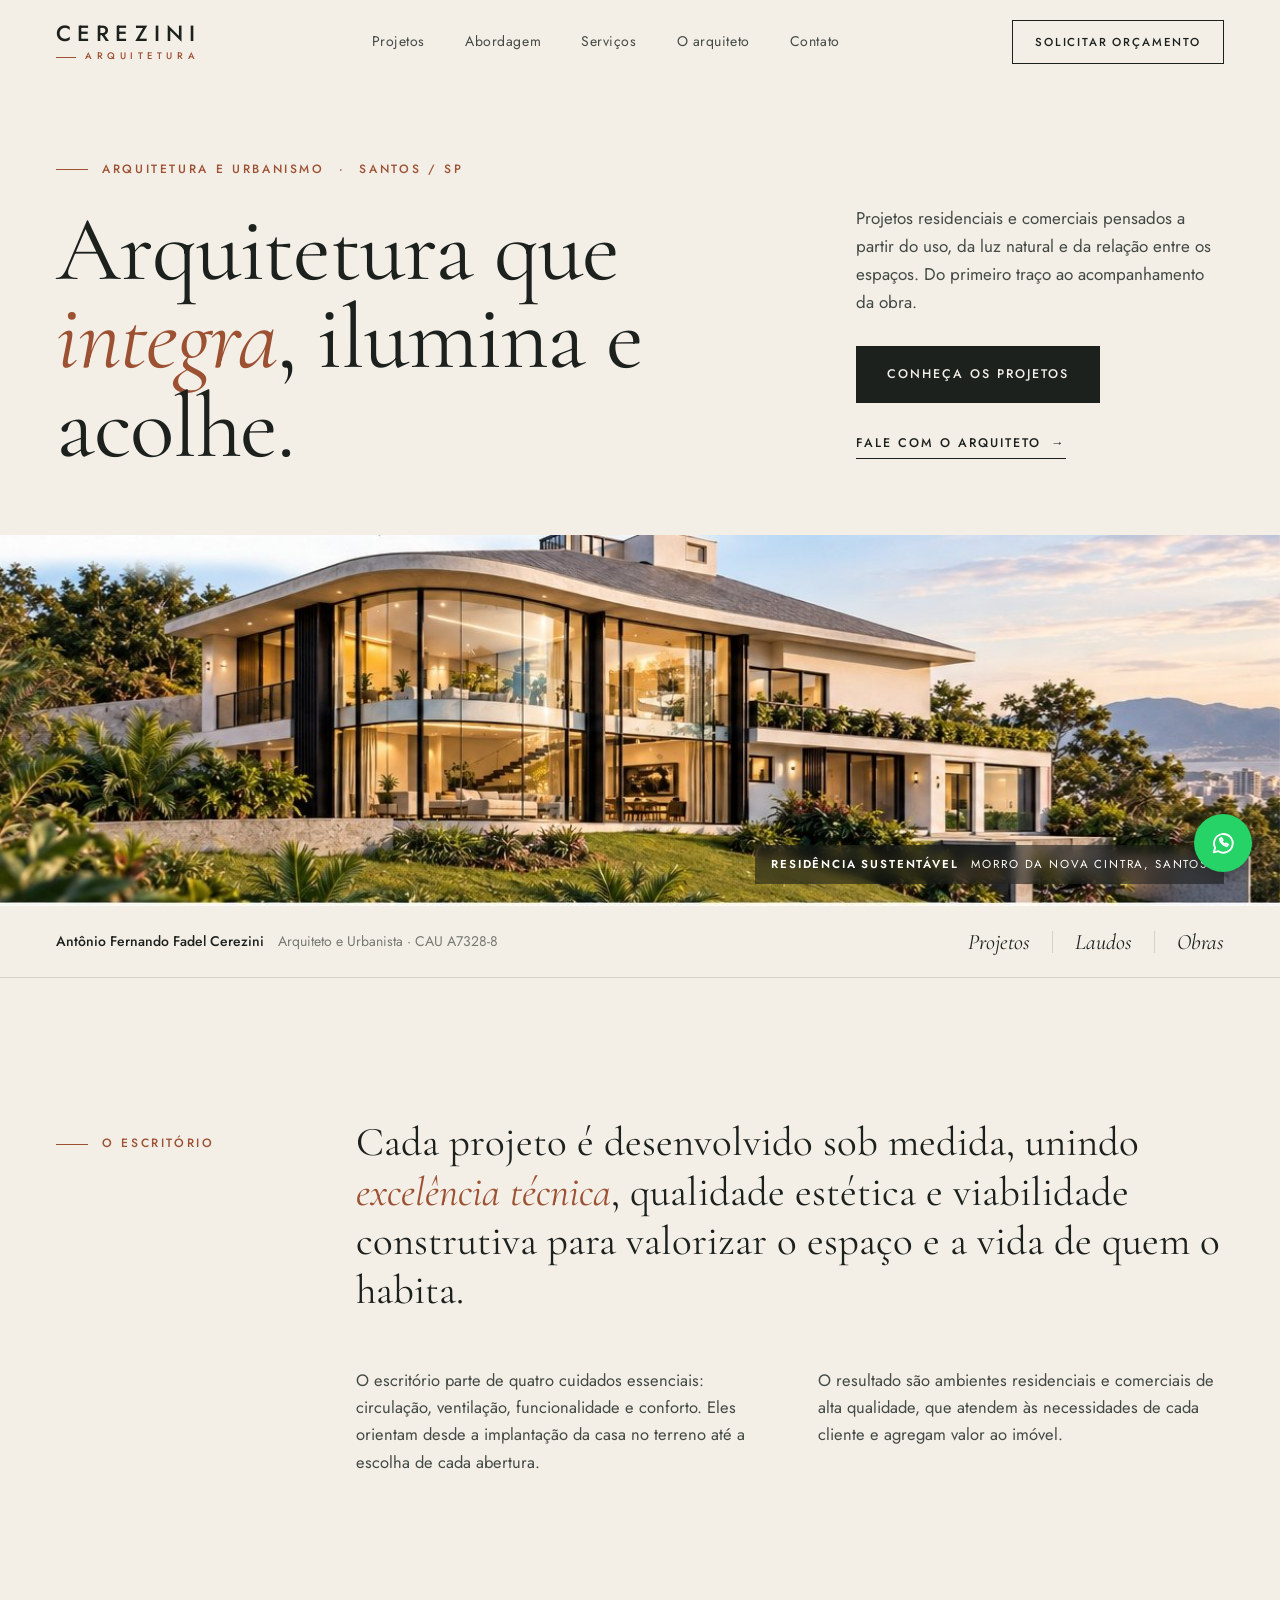
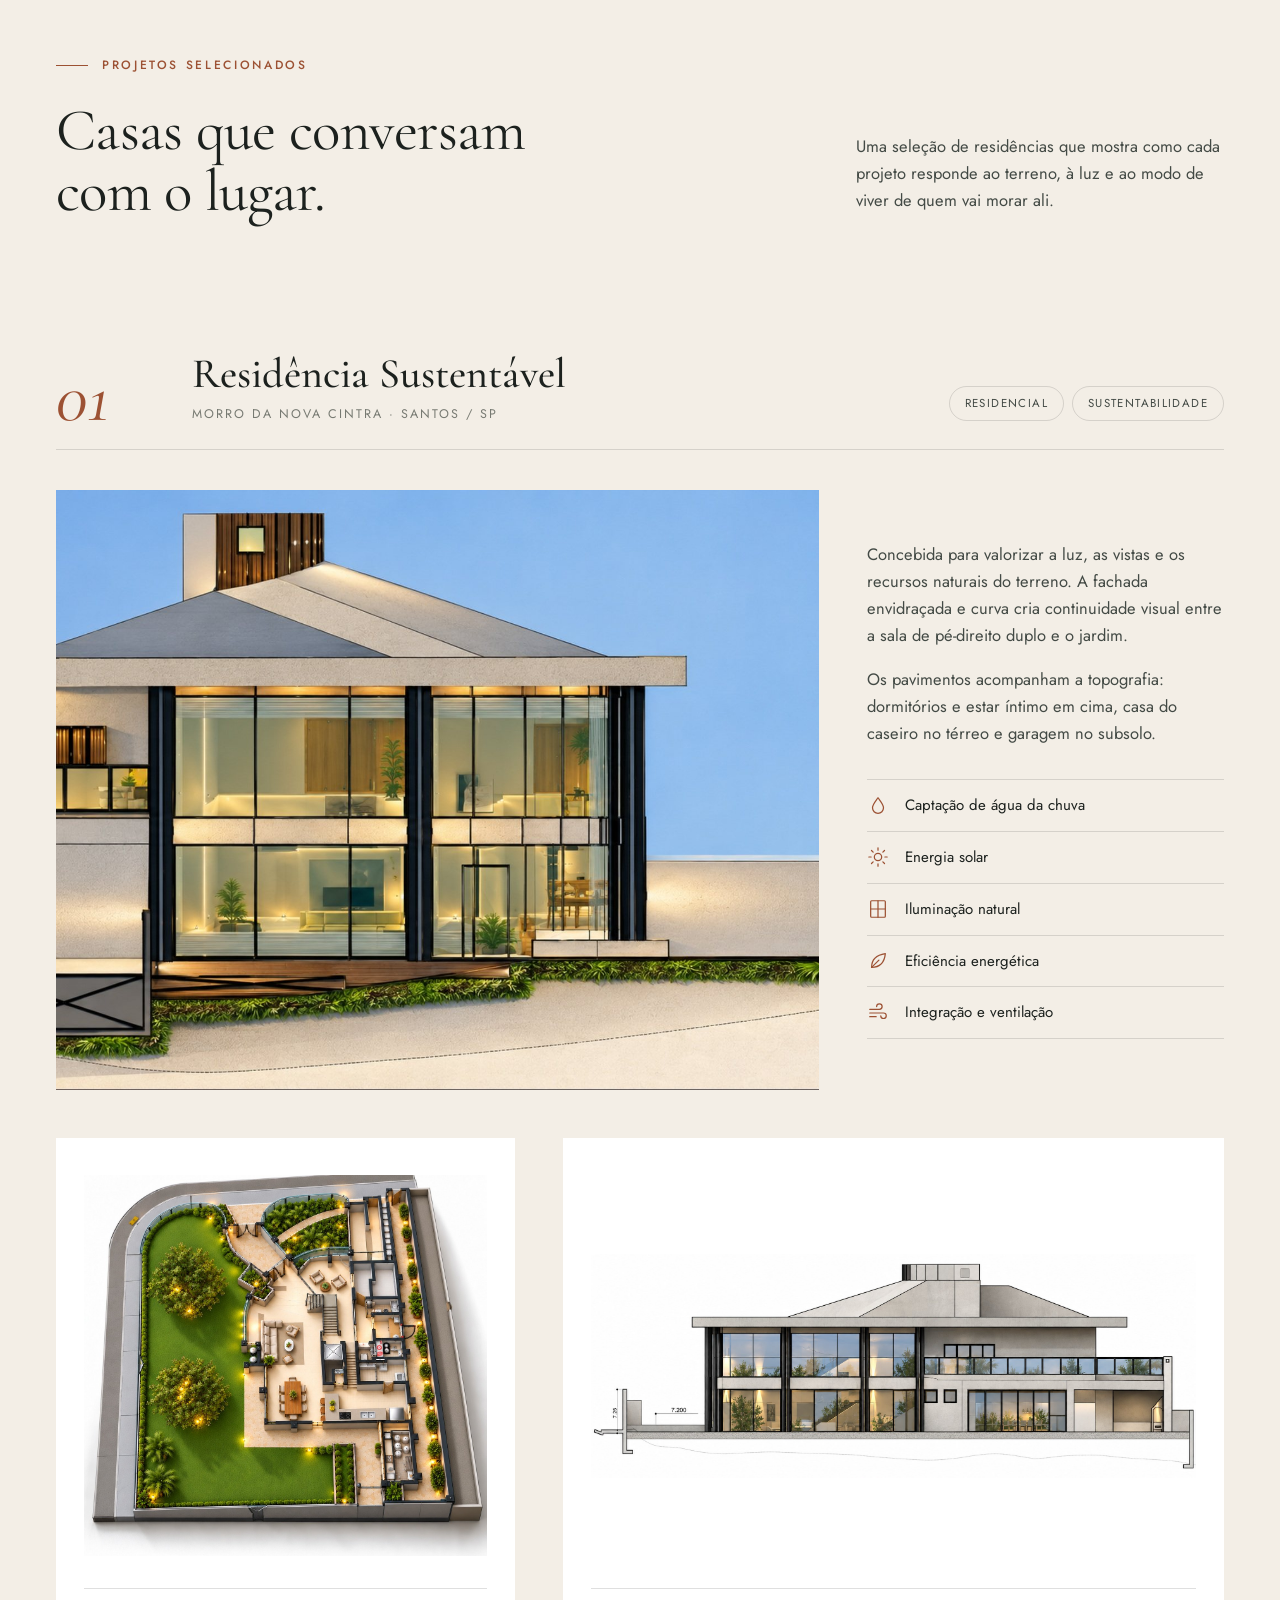
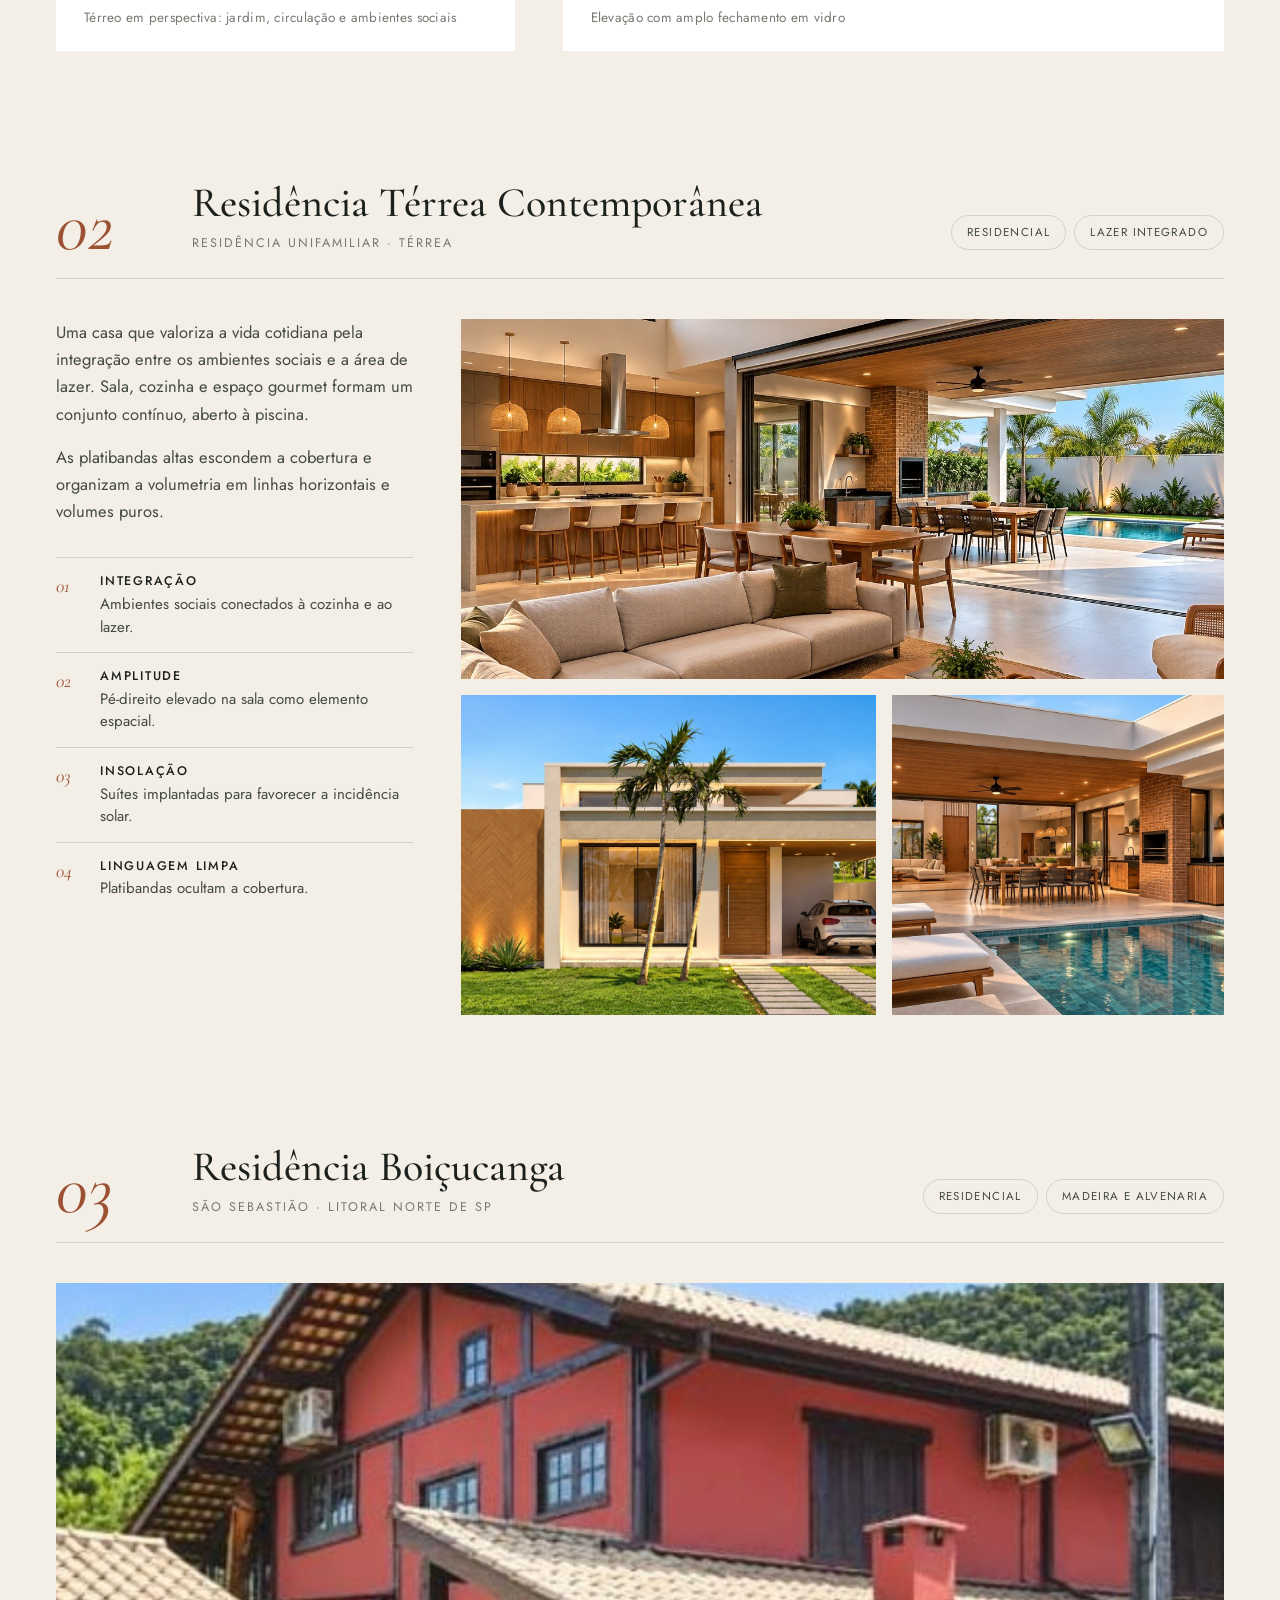
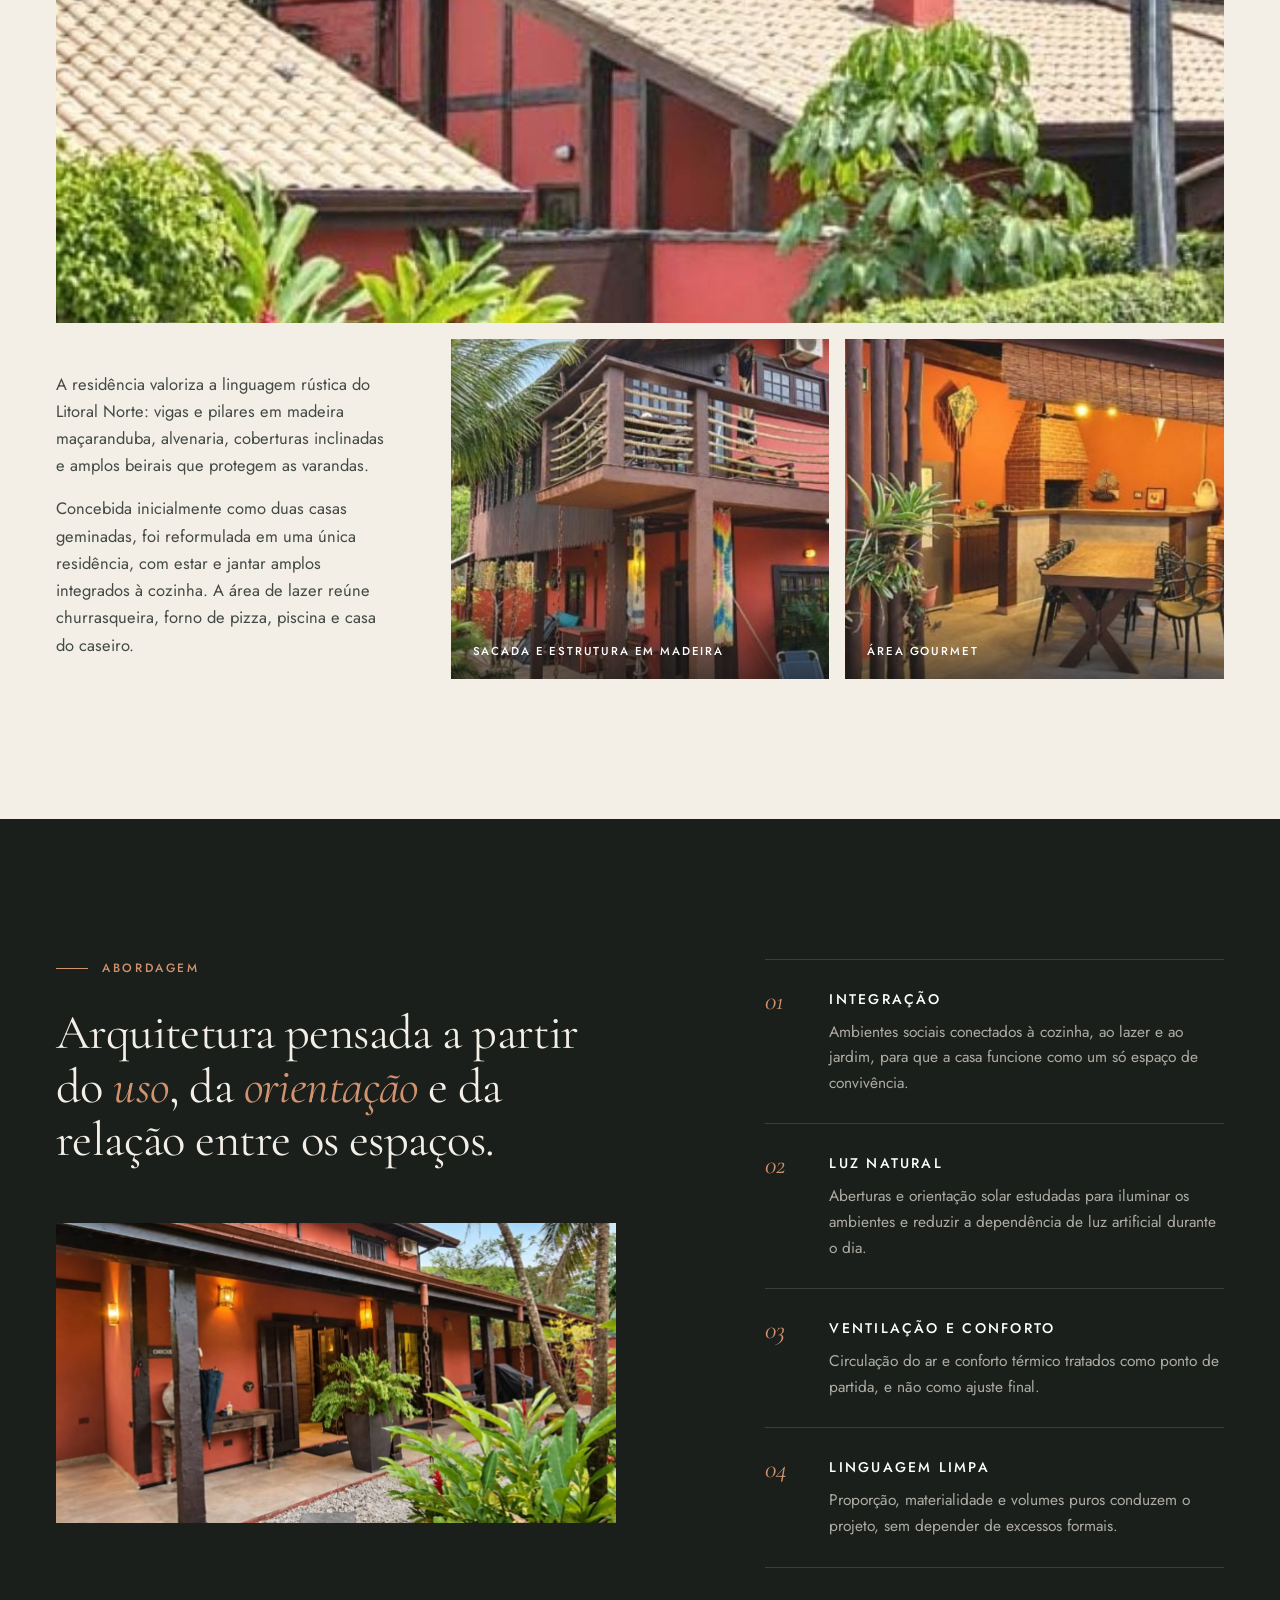
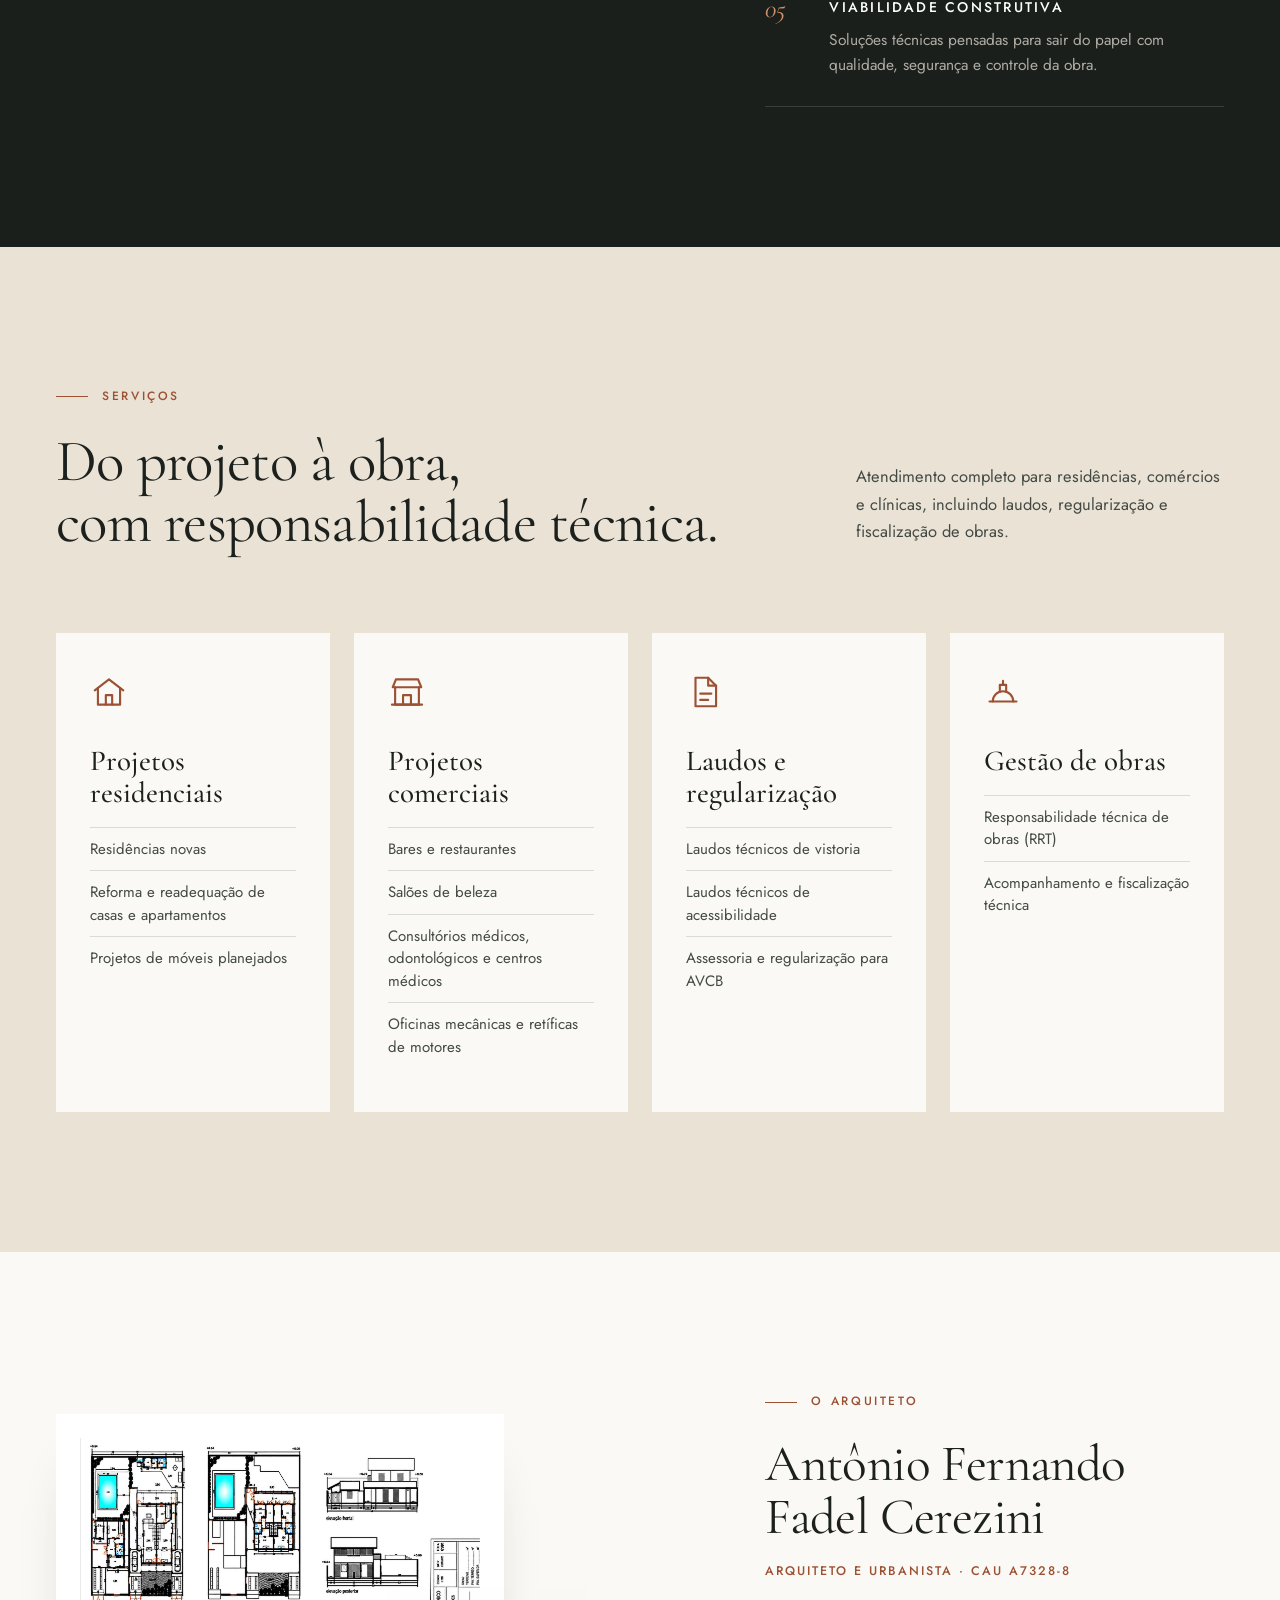
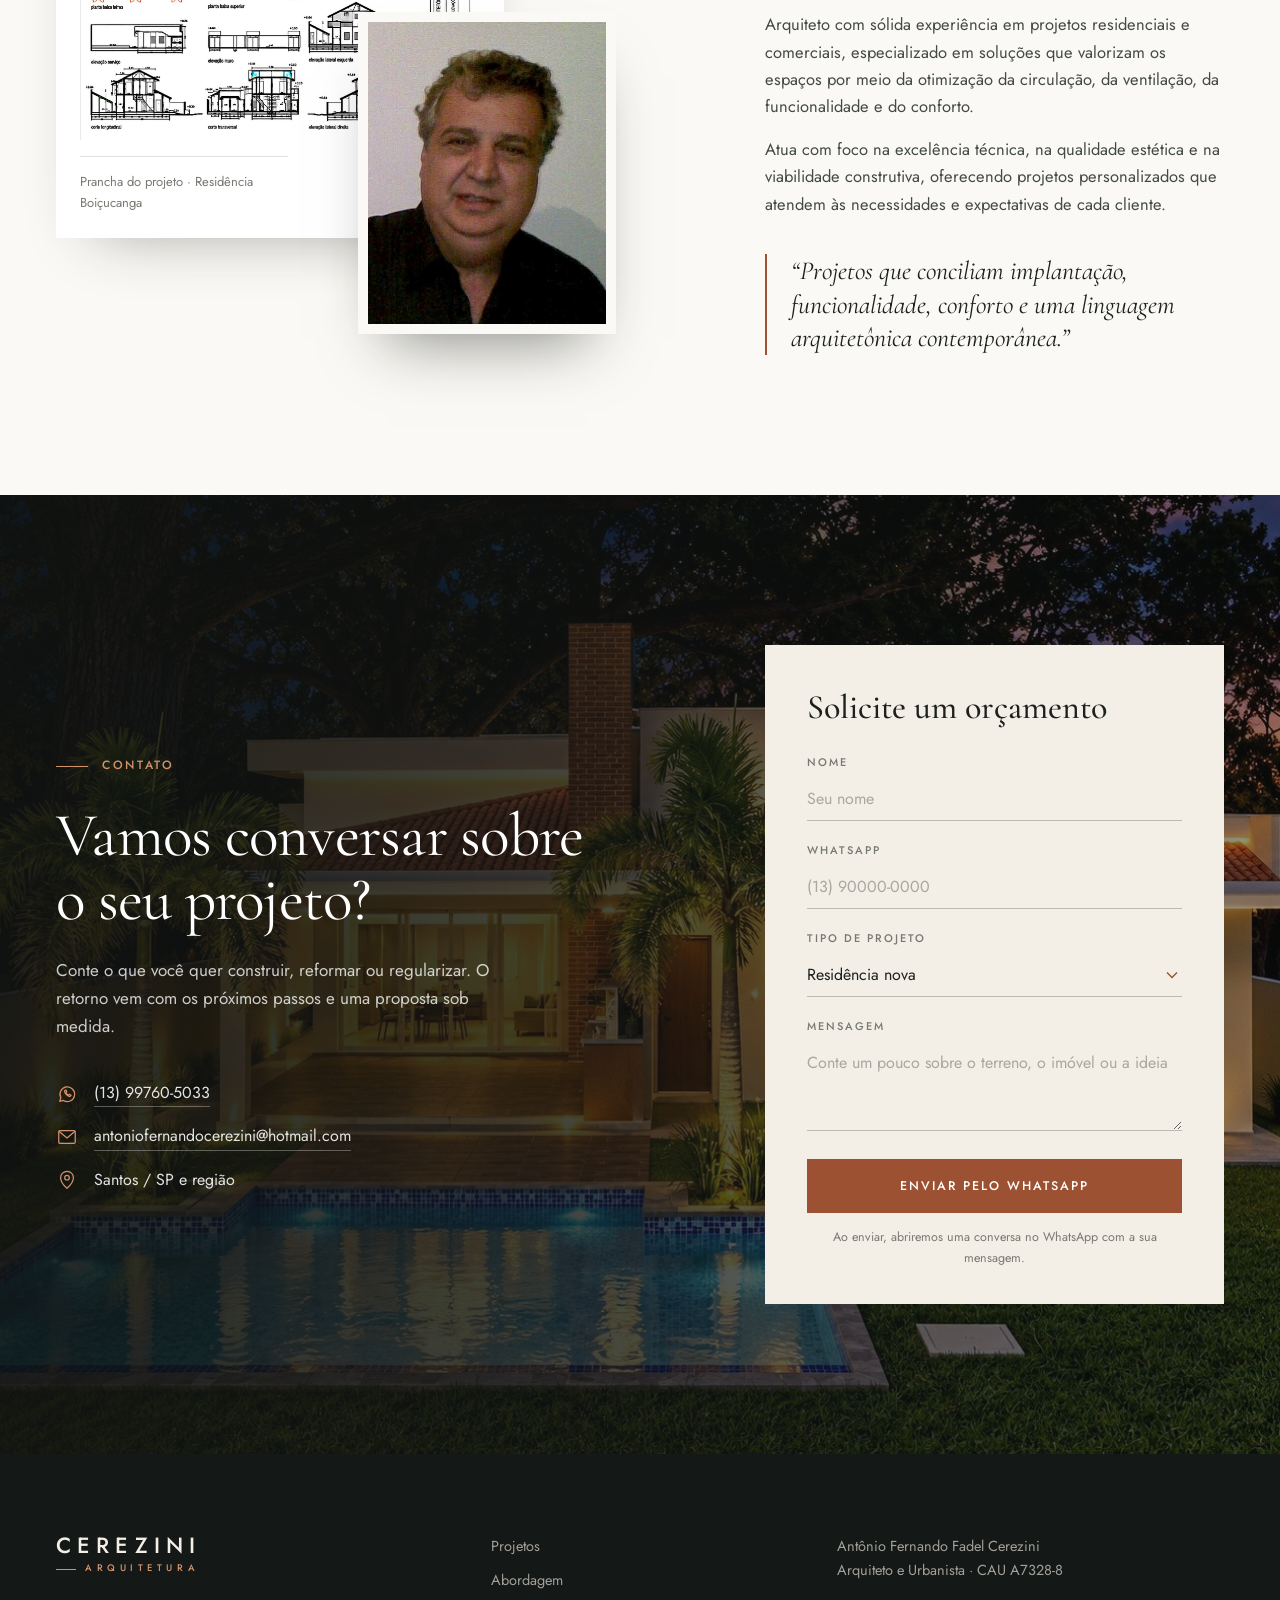
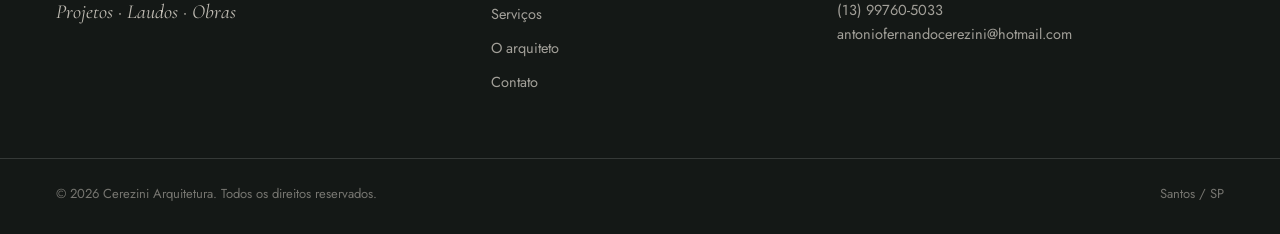
<file: index.html>
<!doctype html>
<html lang="pt-BR">
<head>
  <meta charset="utf-8">
  <meta name="viewport" content="width=device-width, initial-scale=1">
  <title>Cerezini Arquitetura | Antônio Fernando Fadel Cerezini</title>
  <meta name="description" content="Projetos residenciais e comerciais, laudos técnicos e acompanhamento de obras em Santos e região. Arquiteto e Urbanista Antônio Fernando Fadel Cerezini, CAU A7328-8.">
  <link rel="preconnect" href="https://fonts.googleapis.com">
  <link rel="preconnect" href="https://fonts.gstatic.com" crossorigin>
  <link href="https://fonts.googleapis.com/css2?family=Cormorant+Garamond:ital,wght@0,400;0,500;0,600;1,400;1,500&family=Jost:wght@300;400;500;600&display=swap" rel="stylesheet">
  <link rel="stylesheet" href="css/styles.css?v=2026110501">
  <script>document.documentElement.classList.add('js')</script>
</head>
<body>

  <!-- ============ CABEÇALHO ============ -->
  <header class="site-header" id="topo">
    <div class="container header-inner">
      <a href="#topo" class="brand" aria-label="Cerezini Arquitetura">
        <span class="brand-name">Cerezini</span>
        <span class="brand-sub">Arquitetura</span>
      </a>

      <nav class="main-nav" aria-label="Navegação principal">
        <a href="#projetos">Projetos</a>
        <a href="#abordagem">Abordagem</a>
        <a href="#servicos">Serviços</a>
        <a href="#sobre">O arquiteto</a>
        <a href="#contato">Contato</a>
      </nav>

      <a href="#contato" class="btn btn-outline btn-sm header-cta">Solicitar orçamento</a>

      <button class="menu-toggle" type="button" aria-label="Abrir menu" aria-expanded="false" aria-controls="menu-mobile">
        <span></span><span></span>
      </button>
    </div>
  </header>

  <nav class="mobile-nav" id="menu-mobile" aria-label="Menu">
    <a href="#projetos">Projetos</a>
    <a href="#abordagem">Abordagem</a>
    <a href="#servicos">Serviços</a>
    <a href="#sobre">O arquiteto</a>
    <a href="#contato">Contato</a>
    <a href="#contato" class="btn btn-dark">Solicitar orçamento</a>
  </nav>

  <main>

    <!-- ============ HERO ============ -->
    <section class="hero">
      <div class="container hero-grid">
        <div class="hero-title reveal">
          <p class="eyebrow"><span>Arquitetura e Urbanismo</span><span class="eyebrow-sep" aria-hidden="true">·</span><span class="eyebrow-city">Santos / SP</span></p>
          <h1>Arquitetura que <em>integra</em>, ilumina e acolhe.</h1>
        </div>
        <div class="hero-aside reveal">
          <p>Projetos residenciais e comerciais pensados a partir do uso, da luz natural e da relação entre os espaços. Do primeiro traço ao acompanhamento da obra.</p>
          <div class="hero-actions">
            <a href="#projetos" class="btn btn-dark">Conheça os projetos</a>
            <a href="#contato" class="link-arrow">Fale com o arquiteto <span aria-hidden="true">→</span></a>
          </div>
        </div>
      </div>

      <figure class="hero-media">
        <img src="img/nova-cintra-panorama.jpg" width="1536" height="360"
             alt="Residência com fachada curva de vidro ao entardecer, no alto de um morro com vista para Santos">
        <figcaption><span>Residência Sustentável</span> Morro da Nova Cintra, Santos</figcaption>
      </figure>

      <div class="container hero-meta">
        <p><strong>Antônio Fernando Fadel Cerezini</strong> Arquiteto e Urbanista · CAU A7328-8</p>
        <ul class="triad">
          <li>Projetos</li><li>Laudos</li><li>Obras</li>
        </ul>
      </div>
    </section>

    <!-- ============ INTRO ============ -->
    <section class="intro section">
      <div class="container intro-grid">
        <p class="section-label reveal">O escritório</p>
        <div class="intro-body">
          <p class="lead reveal">Cada projeto é desenvolvido sob medida, unindo <em>excelência técnica</em>, qualidade estética e viabilidade construtiva para valorizar o espaço e a vida de quem o habita.</p>
          <div class="intro-cols reveal">
            <p>O escritório parte de quatro cuidados essenciais: circulação, ventilação, funcionalidade e conforto. Eles orientam desde a implantação da casa no terreno até a escolha de cada abertura.</p>
            <p>O resultado são ambientes residenciais e comerciais de alta qualidade, que atendem às necessidades de cada cliente e agregam valor ao imóvel.</p>
          </div>
        </div>
      </div>
    </section>

    <!-- ============ PROJETOS ============ -->
    <section class="projects section" id="projetos">
      <div class="container">
        <header class="section-head reveal">
          <p class="section-label">Projetos selecionados</p>
          <h2>Casas que conversam <br>com o lugar.</h2>
          <p class="section-intro">Uma seleção de residências que mostra como cada projeto responde ao terreno, à luz e ao modo de viver de quem vai morar ali.</p>
        </header>

        <!-- Projeto 01 -->
        <article class="project project-a">
          <div class="project-head reveal">
            <span class="project-num">01</span>
            <div>
              <h3>Residência Sustentável</h3>
              <p class="project-loc">Morro da Nova Cintra · Santos / SP</p>
            </div>
            <ul class="tags"><li>Residencial</li><li>Sustentabilidade</li></ul>
          </div>

          <div class="project-a-grid">
            <figure class="media media-main reveal">
              <img src="img/nova-cintra-fachada.jpg" width="2124" height="1080" loading="lazy"
                   alt="Fachada frontal com grandes panos de vidro iluminados, elementos de concreto e cobertura inclinada">
            </figure>

            <div class="project-text reveal">
              <p>Concebida para valorizar a luz, as vistas e os recursos naturais do terreno. A fachada envidraçada e curva cria continuidade visual entre a sala de pé-direito duplo e o jardim.</p>
              <p>Os pavimentos acompanham a topografia: dormitórios e estar íntimo em cima, casa do caseiro no térreo e garagem no subsolo.</p>

              <ul class="features">
                <li>
                  <svg viewBox="0 0 24 24" aria-hidden="true"><path d="M12 3c3 4.2 6 7.4 6 11a6 6 0 0 1-12 0c0-3.6 3-6.8 6-11z"/></svg>
                  Captação de água da chuva
                </li>
                <li>
                  <svg viewBox="0 0 24 24" aria-hidden="true"><circle cx="12" cy="12" r="4"/><path d="M12 2v2.5M12 19.5V22M2 12h2.5M19.5 12H22M4.9 4.9l1.8 1.8M17.3 17.3l1.8 1.8M4.9 19.1l1.8-1.8M17.3 6.7l1.8-1.8"/></svg>
                  Energia solar
                </li>
                <li>
                  <svg viewBox="0 0 24 24" aria-hidden="true"><rect x="4" y="3" width="16" height="18" rx="1"/><path d="M12 3v18M4 12h16"/></svg>
                  Iluminação natural
                </li>
                <li>
                  <svg viewBox="0 0 24 24" aria-hidden="true"><path d="M5 19c0-8 5-13.5 15-15-1 10-6.5 15-15 15z"/><path d="M5 19l8-8"/></svg>
                  Eficiência energética
                </li>
                <li>
                  <svg viewBox="0 0 24 24" aria-hidden="true"><path d="M3 8h10.5a3 3 0 1 0-3-3"/><path d="M3 12h15a3 3 0 1 1-3 3"/><path d="M3 16h7"/></svg>
                  Integração e ventilação
                </li>
              </ul>
            </div>
          </div>

          <div class="project-a-row">
            <figure class="media media-paper reveal">
              <img src="img/nova-cintra-terreo-3d.jpg" width="1292" height="1218" loading="lazy"
                   alt="Perspectiva 3D humanizada do pavimento térreo, com jardim curvo e caminhos de pedra">
              <figcaption>Térreo em perspectiva: jardim, circulação e ambientes sociais</figcaption>
            </figure>
            <figure class="media media-paper reveal">
              <img src="img/nova-cintra-elevacao.jpg" width="1870" height="841" loading="lazy"
                   alt="Elevação colorida da residência com amplo fechamento em vidro">
              <figcaption>Elevação com amplo fechamento em vidro</figcaption>
            </figure>
          </div>
        </article>

        <!-- Projeto 02 -->
        <article class="project project-b">
          <div class="project-head reveal">
            <span class="project-num">02</span>
            <div>
              <h3>Residência Térrea Contemporânea</h3>
              <p class="project-loc">Residência unifamiliar · Térrea</p>
            </div>
            <ul class="tags"><li>Residencial</li><li>Lazer integrado</li></ul>
          </div>

          <div class="project-b-grid">
            <div class="project-text reveal">
              <p>Uma casa que valoriza a vida cotidiana pela integração entre os ambientes sociais e a área de lazer. Sala, cozinha e espaço gourmet formam um conjunto contínuo, aberto à piscina.</p>
              <p>As platibandas altas escondem a cobertura e organizam a volumetria em linhas horizontais e volumes puros.</p>

              <ol class="principles-mini">
                <li><span>Integração</span> Ambientes sociais conectados à cozinha e ao lazer.</li>
                <li><span>Amplitude</span> Pé-direito elevado na sala como elemento espacial.</li>
                <li><span>Insolação</span> Suítes implantadas para favorecer a incidência solar.</li>
                <li><span>Linguagem limpa</span> Platibandas ocultam a cobertura.</li>
              </ol>
            </div>

            <div class="mosaic">
              <figure class="media m-wide reveal">
                <img src="img/terrea-integracao.jpg" width="1536" height="629" loading="lazy"
                     alt="Sala, cozinha e jantar integrados, abertos para a piscina e o jardim">
              </figure>
              <figure class="media m-a reveal">
                <img src="img/terrea-fachada.jpg" width="1109" height="841" loading="lazy"
                     alt="Fachada contemporânea com platibandas, revestimento em madeira e palmeiras">
              </figure>
              <figure class="media m-b reveal">
                <img src="img/terrea-lazer.jpg" width="1536" height="932" loading="lazy"
                     alt="Área gourmet coberta conectada à piscina">
              </figure>
            </div>
          </div>
        </article>

        <!-- Projeto 03 -->
        <article class="project project-c">
          <div class="project-head reveal">
            <span class="project-num">03</span>
            <div>
              <h3>Residência Boiçucanga</h3>
              <p class="project-loc">São Sebastião · Litoral Norte de SP</p>
            </div>
            <ul class="tags"><li>Residencial</li><li>Madeira e alvenaria</li></ul>
          </div>

          <figure class="media media-hero-c reveal">
            <img src="img/boicucanga-fachada.jpg" width="1292" height="826" loading="lazy"
                 alt="Casa de fachada terracota com estrutura de madeira aparente e telhados inclinados, cercada pela Mata Atlântica">
          </figure>

          <div class="project-c-grid">
            <div class="project-text reveal">
              <p>A residência valoriza a linguagem rústica do Litoral Norte: vigas e pilares em madeira maçaranduba, alvenaria, coberturas inclinadas e amplos beirais que protegem as varandas.</p>
              <p>Concebida inicialmente como duas casas geminadas, foi reformulada em uma única residência, com estar e jantar amplos integrados à cozinha. A área de lazer reúne churrasqueira, forno de pizza, piscina e casa do caseiro.</p>
            </div>
            <figure class="media reveal">
              <img src="img/boicucanga-sacada.jpg" width="1296" height="811" loading="lazy"
                   alt="Sacada em madeira apoiada em pilares, sobre a varanda térrea">
              <figcaption>Sacada e estrutura em madeira</figcaption>
            </figure>
            <figure class="media reveal">
              <img src="img/boicucanga-gourmet.jpg" width="1266" height="798" loading="lazy"
                   alt="Área gourmet com churrasqueira de tijolos, forno de pizza e mesa de madeira">
              <figcaption>Área gourmet</figcaption>
            </figure>
          </div>
        </article>
      </div>
    </section>

    <!-- ============ ABORDAGEM ============ -->
    <section class="approach section" id="abordagem">
      <div class="container approach-grid">
        <div class="approach-left">
          <p class="section-label light reveal">Abordagem</p>
          <h2 class="reveal">Arquitetura pensada a partir do <em>uso</em>, da <em>orientação</em> e da relação entre os espaços.</h2>
          <figure class="media approach-img reveal">
            <img src="img/boicucanga-varanda.jpg" width="1447" height="602" loading="lazy"
                 alt="Varanda coberta com pilares de madeira, iluminação quente e jardim tropical">
          </figure>
        </div>

        <ol class="principles">
          <li class="reveal">
            <span class="p-num">01</span>
            <div><h3>Integração</h3><p>Ambientes sociais conectados à cozinha, ao lazer e ao jardim, para que a casa funcione como um só espaço de convivência.</p></div>
          </li>
          <li class="reveal">
            <span class="p-num">02</span>
            <div><h3>Luz natural</h3><p>Aberturas e orientação solar estudadas para iluminar os ambientes e reduzir a dependência de luz artificial durante o dia.</p></div>
          </li>
          <li class="reveal">
            <span class="p-num">03</span>
            <div><h3>Ventilação e conforto</h3><p>Circulação do ar e conforto térmico tratados como ponto de partida, e não como ajuste final.</p></div>
          </li>
          <li class="reveal">
            <span class="p-num">04</span>
            <div><h3>Linguagem limpa</h3><p>Proporção, materialidade e volumes puros conduzem o projeto, sem depender de excessos formais.</p></div>
          </li>
          <li class="reveal">
            <span class="p-num">05</span>
            <div><h3>Viabilidade construtiva</h3><p>Soluções técnicas pensadas para sair do papel com qualidade, segurança e controle da obra.</p></div>
          </li>
        </ol>
      </div>
    </section>

    <!-- ============ SERVIÇOS ============ -->
    <section class="services section" id="servicos">
      <div class="container">
        <header class="section-head reveal">
          <p class="section-label">Serviços</p>
          <h2>Do projeto à obra, <br>com responsabilidade técnica.</h2>
          <p class="section-intro">Atendimento completo para residências, comércios e clínicas, incluindo laudos, regularização e fiscalização de obras.</p>
        </header>

        <div class="services-grid">
          <article class="service reveal">
            <svg viewBox="0 0 24 24" aria-hidden="true"><path d="M3 11l9-7 9 7"/><path d="M5 9.5V20h14V9.5"/><path d="M10 20v-6h4v6"/></svg>
            <h3>Projetos residenciais</h3>
            <ul>
              <li>Residências novas</li>
              <li>Reforma e readequação de casas e apartamentos</li>
              <li>Projetos de móveis planejados</li>
            </ul>
          </article>
          <article class="service reveal">
            <svg viewBox="0 0 24 24" aria-hidden="true"><path d="M3 9l2-5h14l2 5z"/><path d="M4.5 9v11h15V9"/><path d="M2.5 20h19"/><path d="M9.5 20v-6h5v6"/></svg>
            <h3>Projetos comerciais</h3>
            <ul>
              <li>Bares e restaurantes</li>
              <li>Salões de beleza</li>
              <li>Consultórios médicos, odontológicos e centros médicos</li>
              <li>Oficinas mecânicas e retíficas de motores</li>
            </ul>
          </article>
          <article class="service reveal">
            <svg viewBox="0 0 24 24" aria-hidden="true"><path d="M6 3h8l5 5v13H6z"/><path d="M14 3v5h5"/><path d="M9 13h7M9 17h5"/></svg>
            <h3>Laudos e regularização</h3>
            <ul>
              <li>Laudos técnicos de vistoria</li>
              <li>Laudos técnicos de acessibilidade</li>
              <li>Assessoria e regularização para AVCB</li>
            </ul>
          </article>
          <article class="service reveal">
            <svg viewBox="0 0 24 24" aria-hidden="true"><path d="M3.5 18h17"/><path d="M5.5 18a6.5 6.5 0 0 1 13 0"/><path d="M10 11.8V7.5h4v4.3"/><path d="M12 7.5V5"/></svg>
            <h3>Gestão de obras</h3>
            <ul>
              <li>Responsabilidade técnica de obras (RRT)</li>
              <li>Acompanhamento e fiscalização técnica</li>
            </ul>
          </article>
        </div>
      </div>
    </section>

    <!-- ============ SOBRE ============ -->
    <section class="about section" id="sobre">
      <div class="container about-grid">
        <div class="about-visual reveal">
          <figure class="about-drawing">
            <img src="img/boicucanga-prancha.jpg" width="1590" height="1199" loading="lazy"
                 alt="Prancha do projeto arquitetônico com plantas, cortes e elevações da Residência Boiçucanga">
            <figcaption>Prancha do projeto · Residência Boiçucanga</figcaption>
          </figure>
          <figure class="about-portrait">
            <img src="img/arquiteto-retrato.jpg" width="442" height="553" loading="lazy"
                 alt="Retrato do arquiteto Antônio Fernando Fadel Cerezini">
          </figure>
        </div>
        <div class="about-text">
          <p class="section-label reveal">O arquiteto</p>
          <h2 class="reveal">Antônio Fernando <br>Fadel Cerezini</h2>
          <p class="about-role reveal">Arquiteto e Urbanista · CAU A7328-8</p>
          <p class="reveal">Arquiteto com sólida experiência em projetos residenciais e comerciais, especializado em soluções que valorizam os espaços por meio da otimização da circulação, da ventilação, da funcionalidade e do conforto.</p>
          <p class="reveal">Atua com foco na excelência técnica, na qualidade estética e na viabilidade construtiva, oferecendo projetos personalizados que atendem às necessidades e expectativas de cada cliente.</p>
          <blockquote class="reveal">“Projetos que conciliam implantação, funcionalidade, conforto e uma linguagem arquitetônica contemporânea.”</blockquote>
        </div>
      </div>
    </section>

    <!-- ============ CONTATO ============ -->
    <section class="contact" id="contato">
      <img class="contact-bg" src="img/terrea-noturna.jpg" width="1663" height="946" loading="lazy" alt="">
      <div class="container contact-grid">
        <div class="contact-info">
          <p class="section-label light reveal">Contato</p>
          <h2 class="reveal">Vamos conversar sobre o seu projeto?</h2>
          <p class="reveal">Conte o que você quer construir, reformar ou regularizar. O retorno vem com os próximos passos e uma proposta sob medida.</p>
          <ul class="contact-list reveal">
            <li>
              <svg viewBox="0 0 24 24" aria-hidden="true"><path d="M4 20l1.3-3.9A8 8 0 1 1 8 19z"/><path d="M9.2 8.6c.2 2.6 3.4 5.9 6.1 6.2l1.2-1.5-2-1-1 .9c-1-.4-2.2-1.6-2.6-2.6l.9-1-1-2z"/></svg>
              <a href="https://wa.me/5513997605033" target="_blank" rel="noopener">(13) 99760-5033</a>
            </li>
            <li>
              <svg viewBox="0 0 24 24" aria-hidden="true"><rect x="3" y="5" width="18" height="14" rx="1.5"/><path d="M3.5 6l8.5 7 8.5-7"/></svg>
              <a href="mailto:antoniofernandocerezini@hotmail.com">antoniofernandocerezini@hotmail.com</a>
            </li>
            <li>
              <svg viewBox="0 0 24 24" aria-hidden="true"><path d="M12 21s-7-6.1-7-11.5a7 7 0 0 1 14 0C19 14.9 12 21 12 21z"/><circle cx="12" cy="9.5" r="2.5"/></svg>
              Santos / SP e região
            </li>
          </ul>
        </div>

        <form class="contact-form reveal" id="form-contato" novalidate>
          <h3>Solicite um orçamento</h3>
          <label>Nome
            <input type="text" name="nome" placeholder="Seu nome" required>
          </label>
          <label>WhatsApp
            <input type="tel" name="telefone" placeholder="(13) 90000-0000" required>
          </label>
          <label>Tipo de projeto
            <select name="tipo">
              <option>Residência nova</option>
              <option>Reforma de casa ou apartamento</option>
              <option>Projeto comercial</option>
              <option>Laudo técnico / AVCB</option>
              <option>Acompanhamento de obra</option>
              <option>Outro</option>
            </select>
          </label>
          <label>Mensagem
            <textarea name="mensagem" rows="3" placeholder="Conte um pouco sobre o terreno, o imóvel ou a ideia"></textarea>
          </label>
          <button type="submit" class="btn btn-terra">Enviar pelo WhatsApp</button>
          <p class="form-note">Ao enviar, abriremos uma conversa no WhatsApp com a sua mensagem.</p>
        </form>
      </div>
    </section>
  </main>

  <!-- ============ RODAPÉ ============ -->
  <footer class="site-footer">
    <div class="container footer-grid">
      <div>
        <a href="#topo" class="brand brand-light" aria-label="Cerezini Arquitetura">
          <span class="brand-name">Cerezini</span>
          <span class="brand-sub">Arquitetura</span>
        </a>
        <p class="footer-tag">Projetos · Laudos · Obras</p>
      </div>
      <nav class="footer-nav" aria-label="Rodapé">
        <a href="#projetos">Projetos</a>
        <a href="#abordagem">Abordagem</a>
        <a href="#servicos">Serviços</a>
        <a href="#sobre">O arquiteto</a>
        <a href="#contato">Contato</a>
      </nav>
      <div class="footer-contact">
        <p>Antônio Fernando Fadel Cerezini<br>Arquiteto e Urbanista · CAU A7328-8</p>
        <p><a href="https://wa.me/5513997605033" target="_blank" rel="noopener">(13) 99760-5033</a><br>
           <a href="mailto:antoniofernandocerezini@hotmail.com">antoniofernandocerezini@hotmail.com</a></p>
      </div>
    </div>
    <div class="container footer-bottom">
      <p>© <span id="ano">2026</span> Cerezini Arquitetura. Todos os direitos reservados.</p>
      <p>Santos / SP</p>
    </div>
  </footer>

  <a class="wa-float" href="https://wa.me/5513997605033" target="_blank" rel="noopener" aria-label="Conversar no WhatsApp">
    <svg viewBox="0 0 24 24" aria-hidden="true"><path d="M4 20l1.3-3.9A8 8 0 1 1 8 19z"/><path d="M9.2 8.6c.2 2.6 3.4 5.9 6.1 6.2l1.2-1.5-2-1-1 .9c-1-.4-2.2-1.6-2.6-2.6l.9-1-1-2z"/></svg>
  </a>

  <script src="js/main.js?v=2026110501"></script>
</body>
</html>
</file>
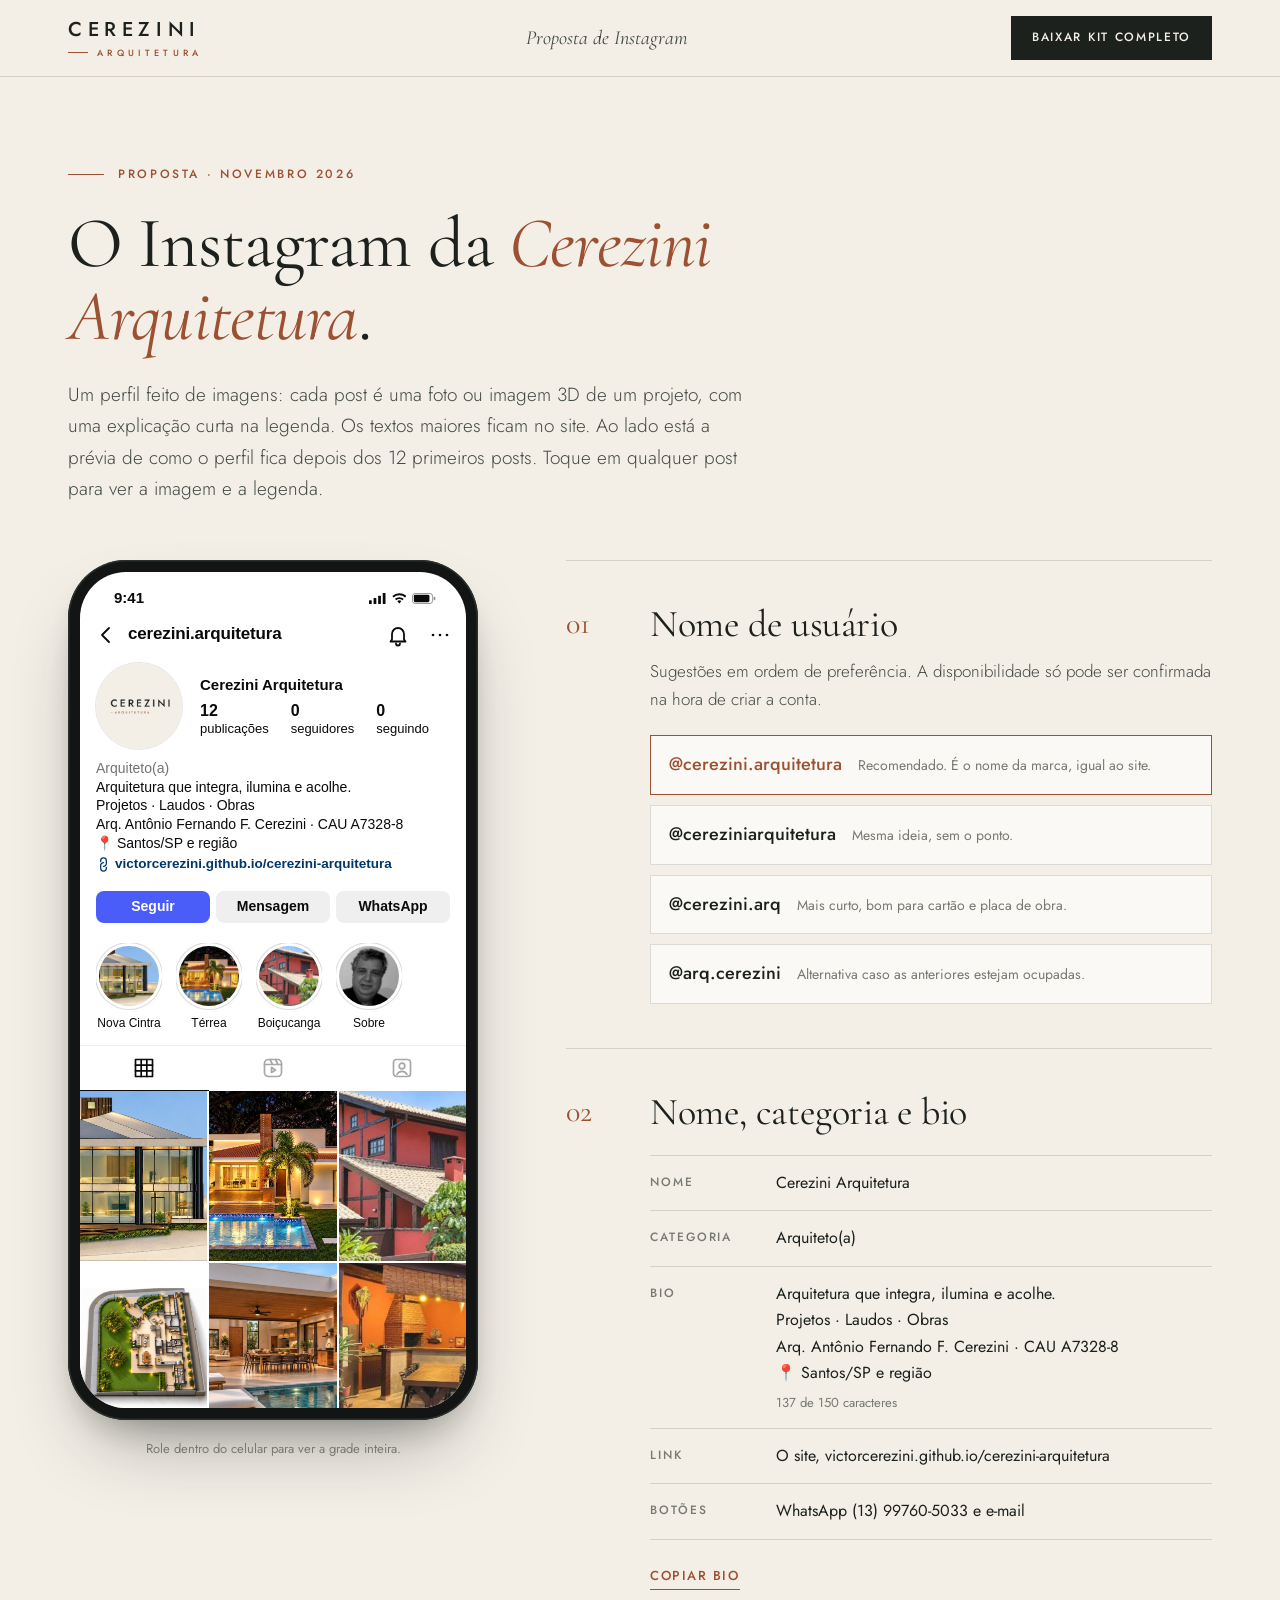
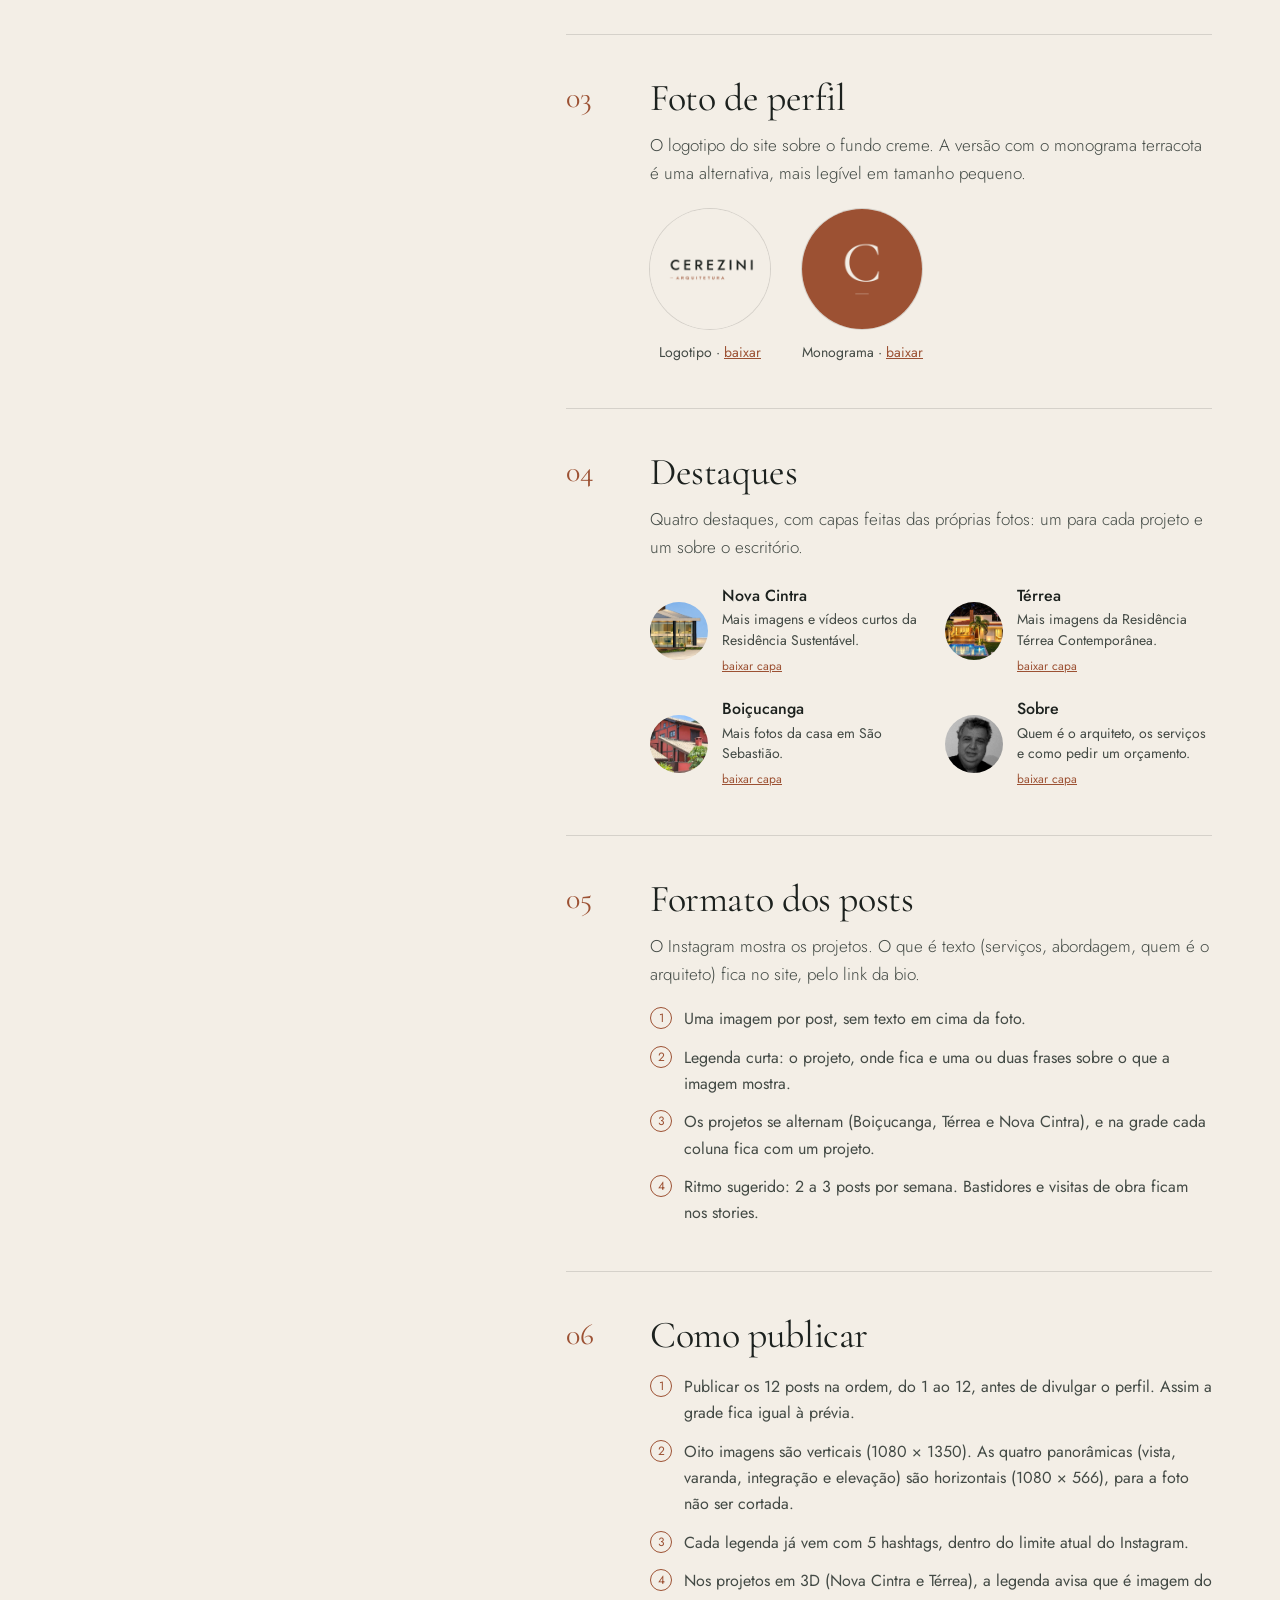
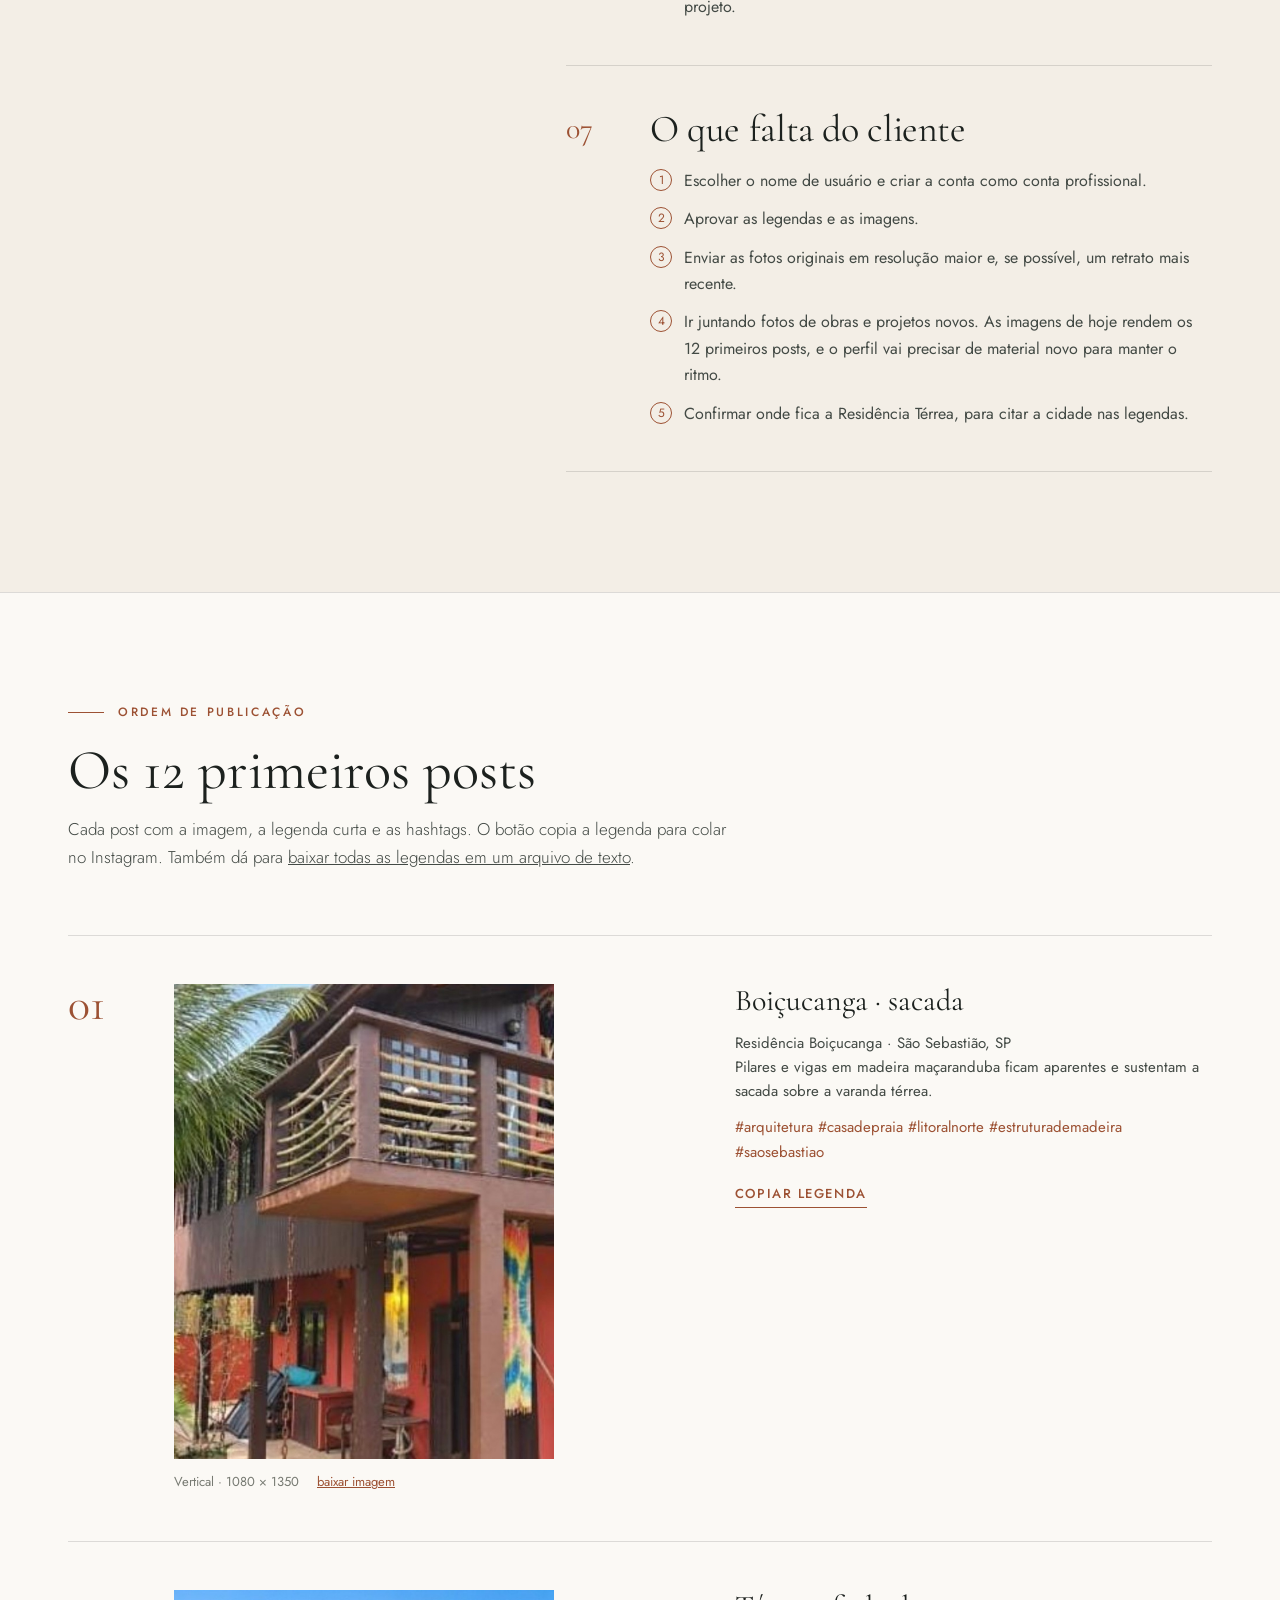
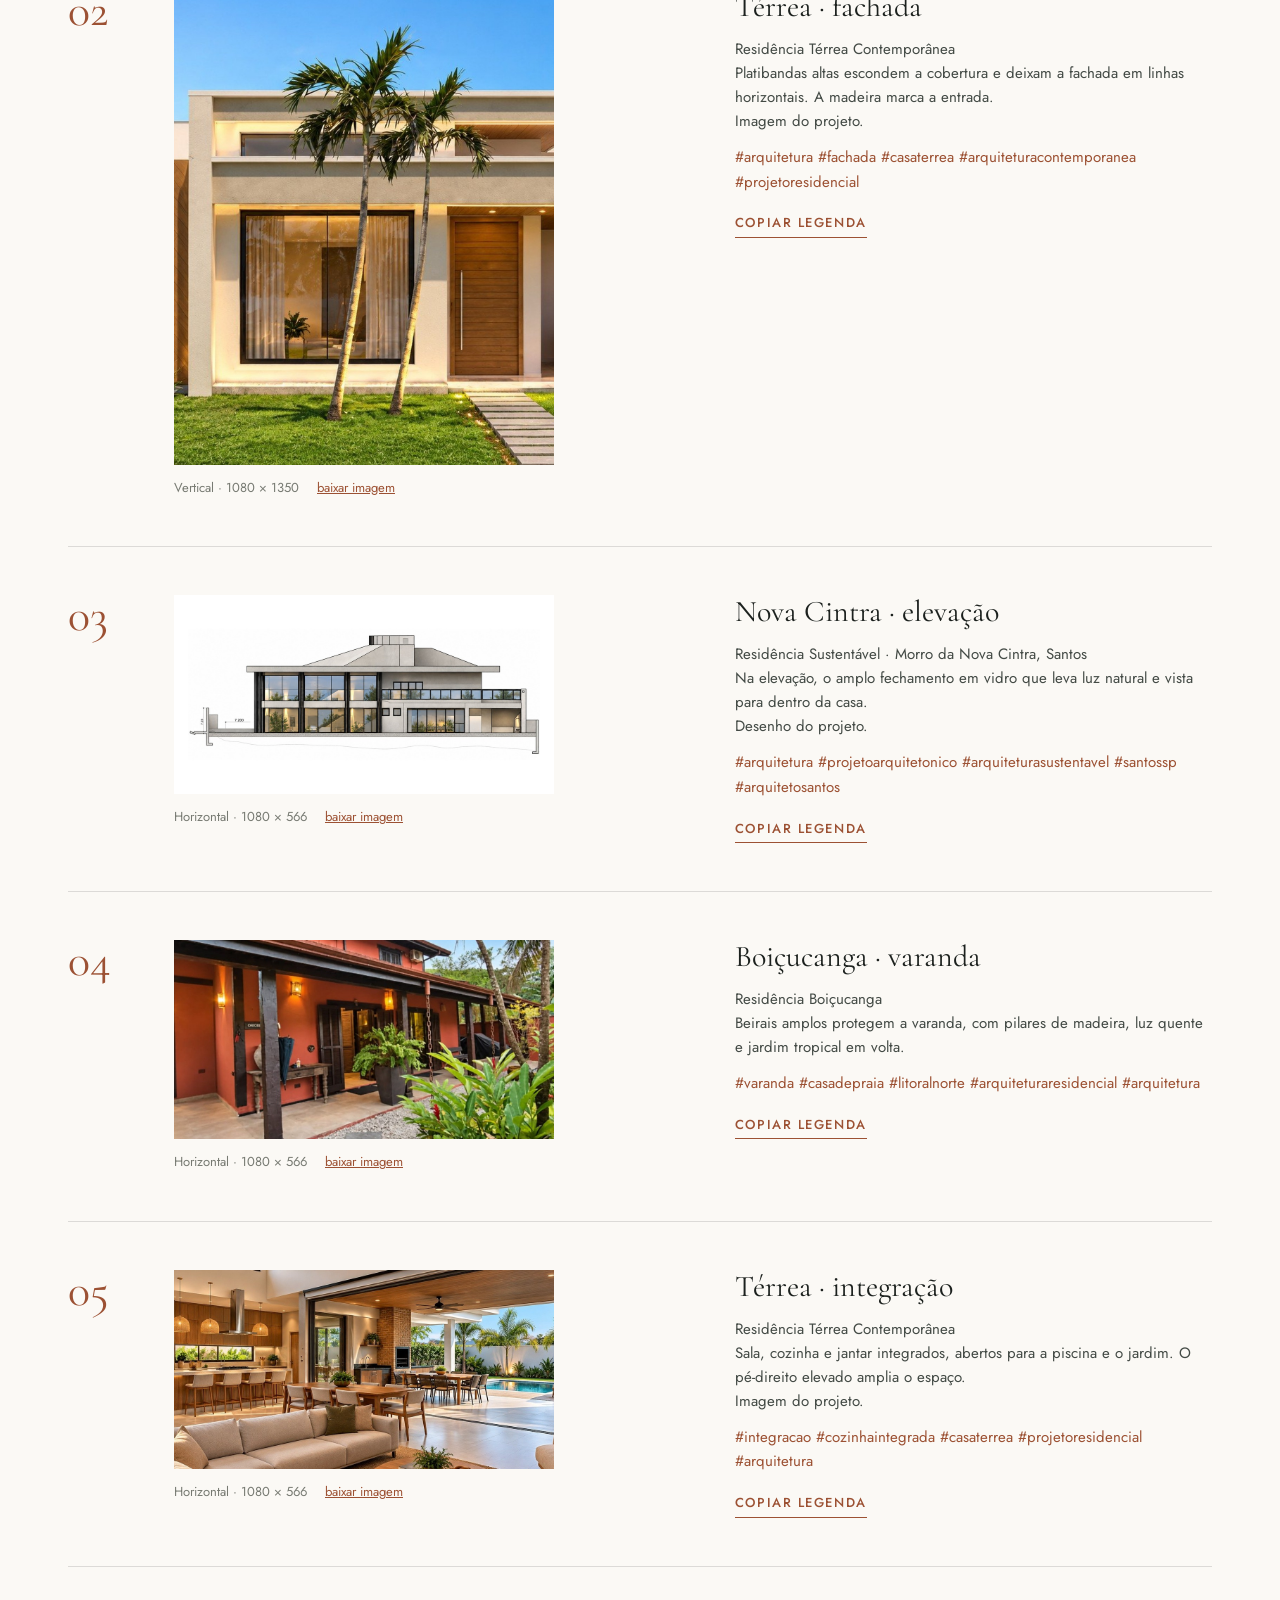
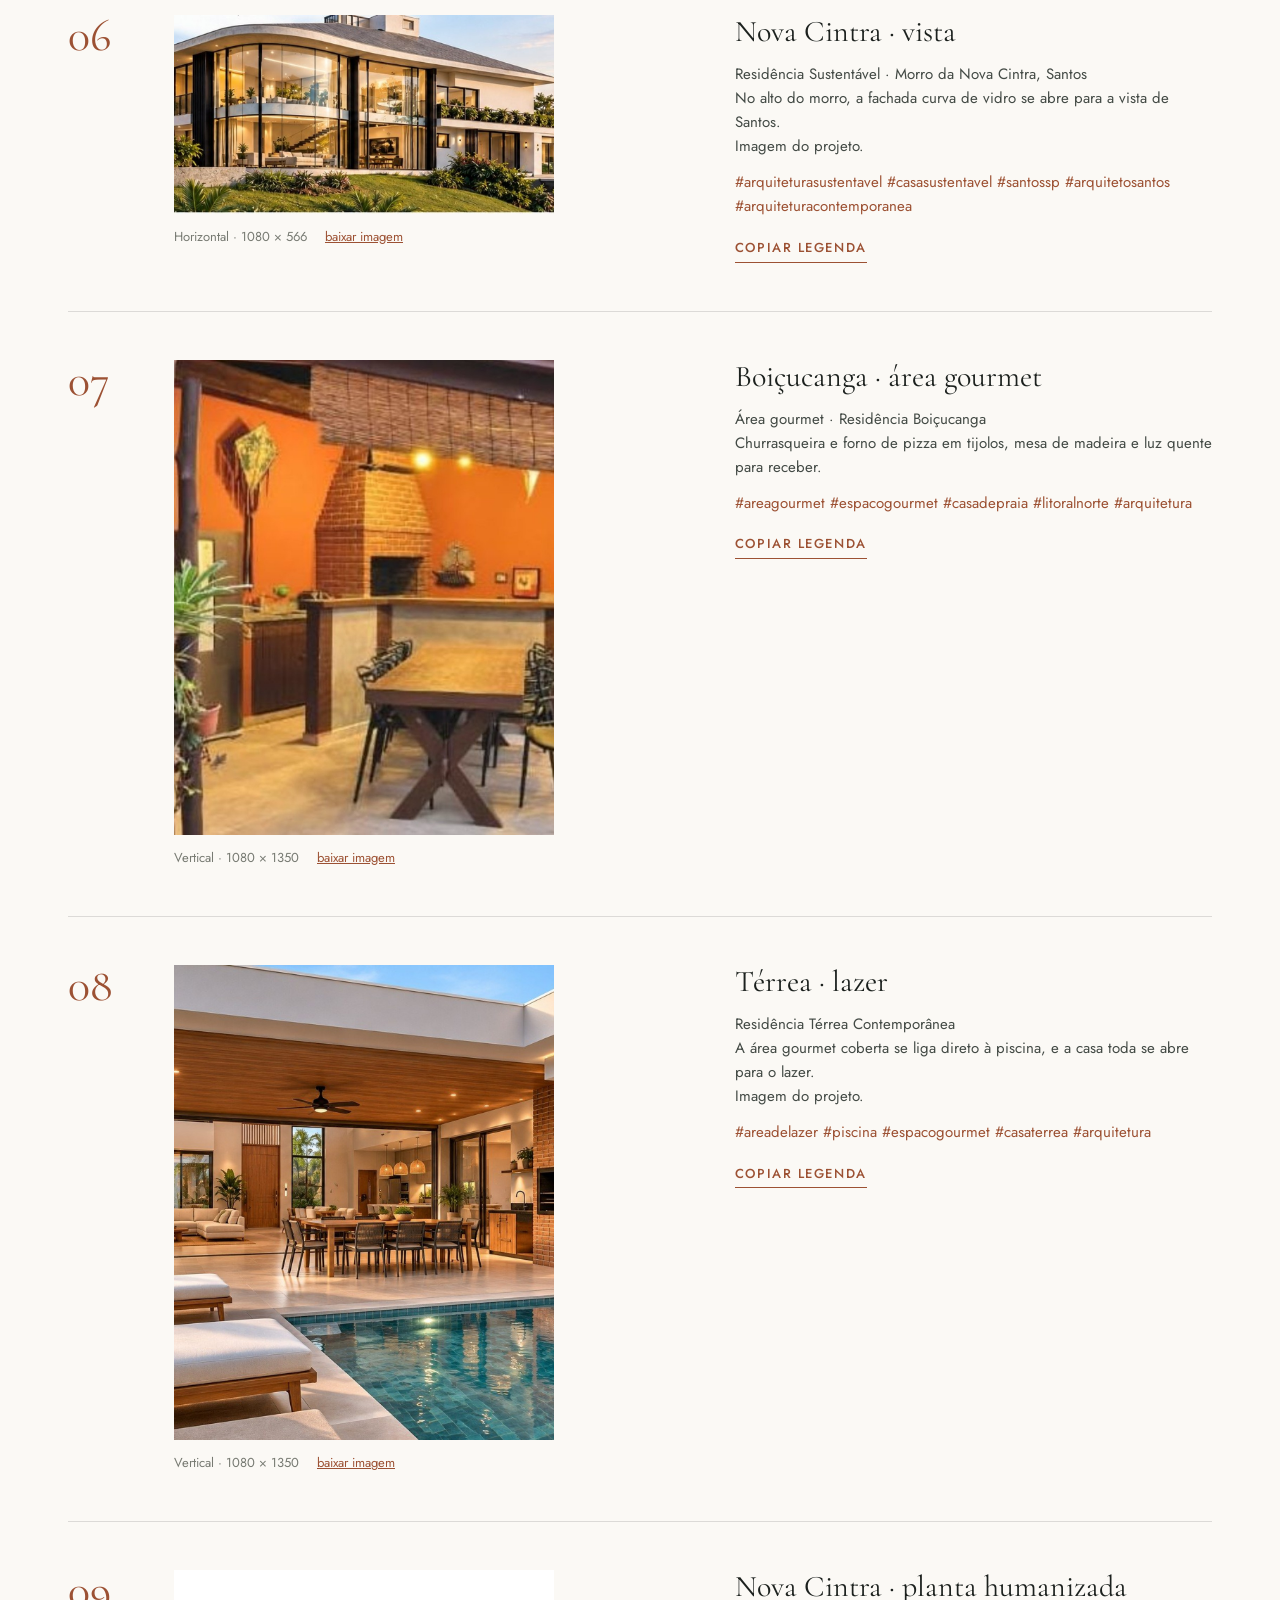
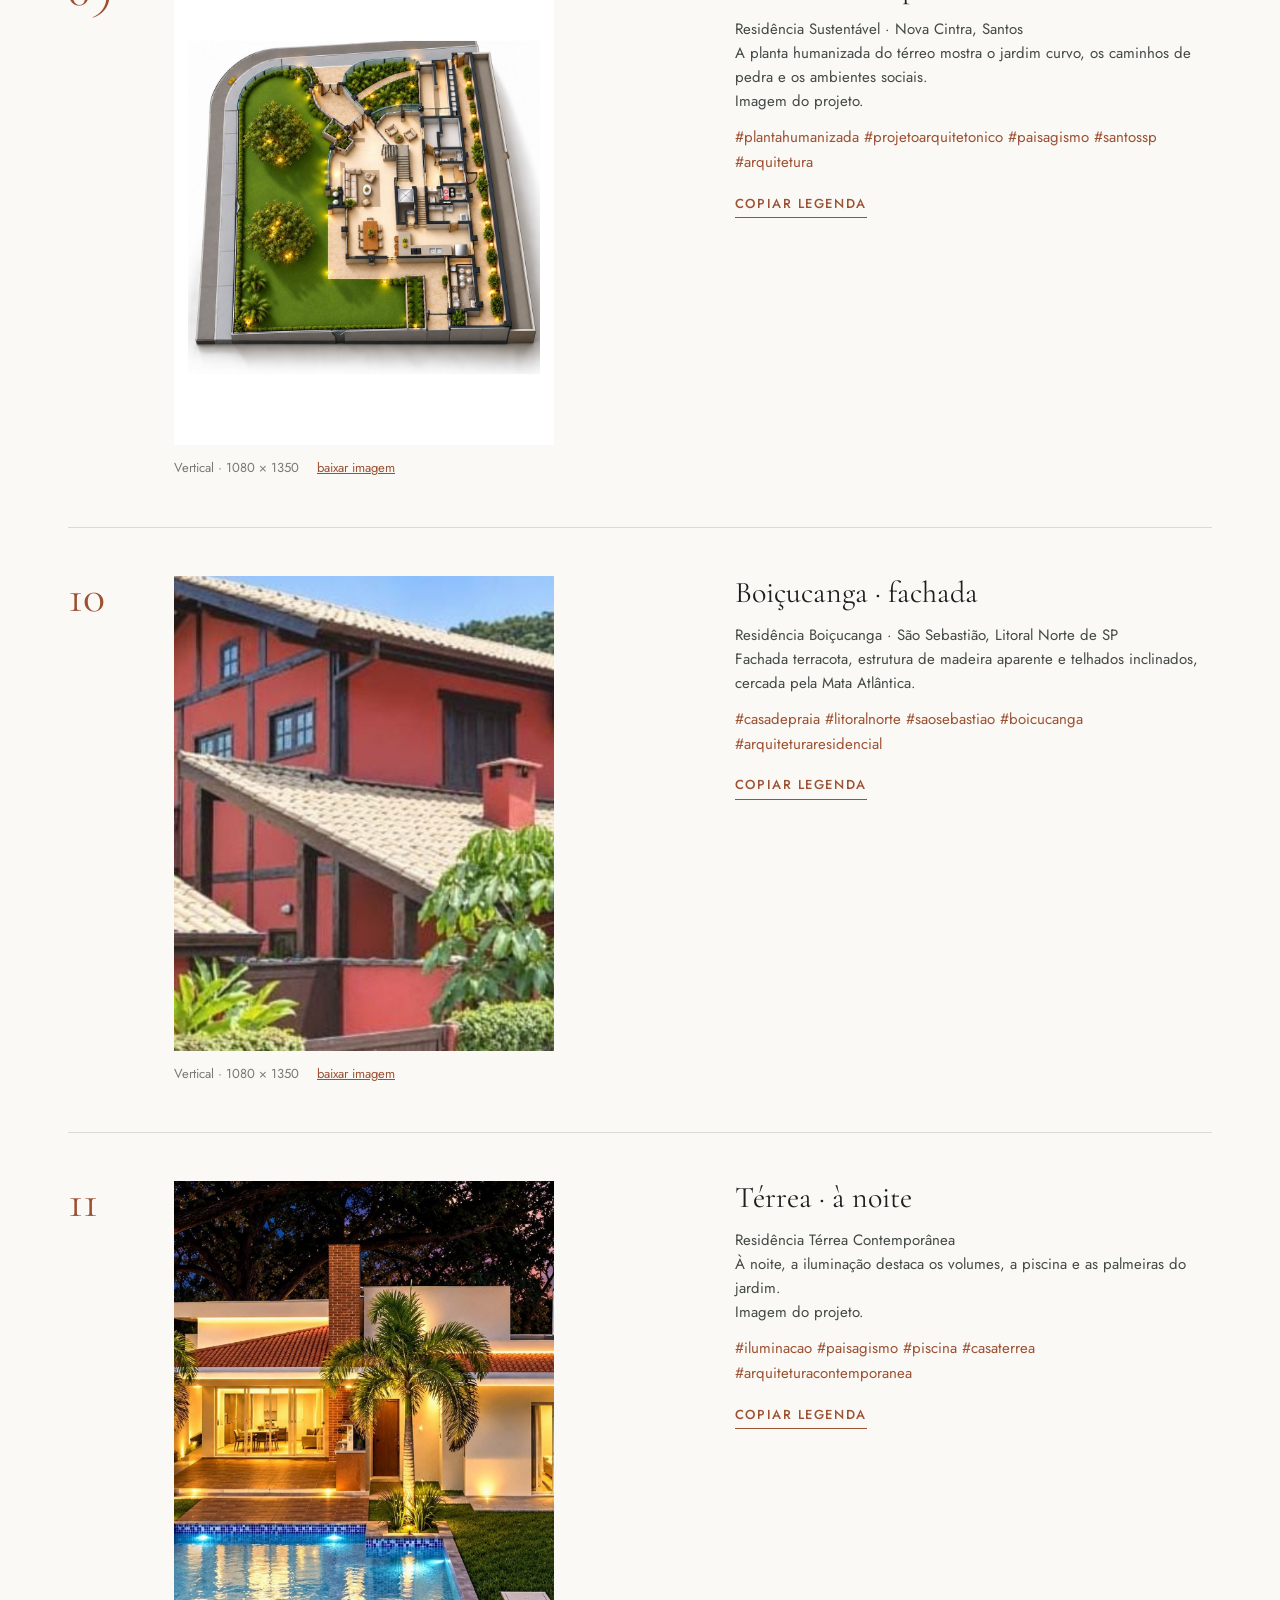
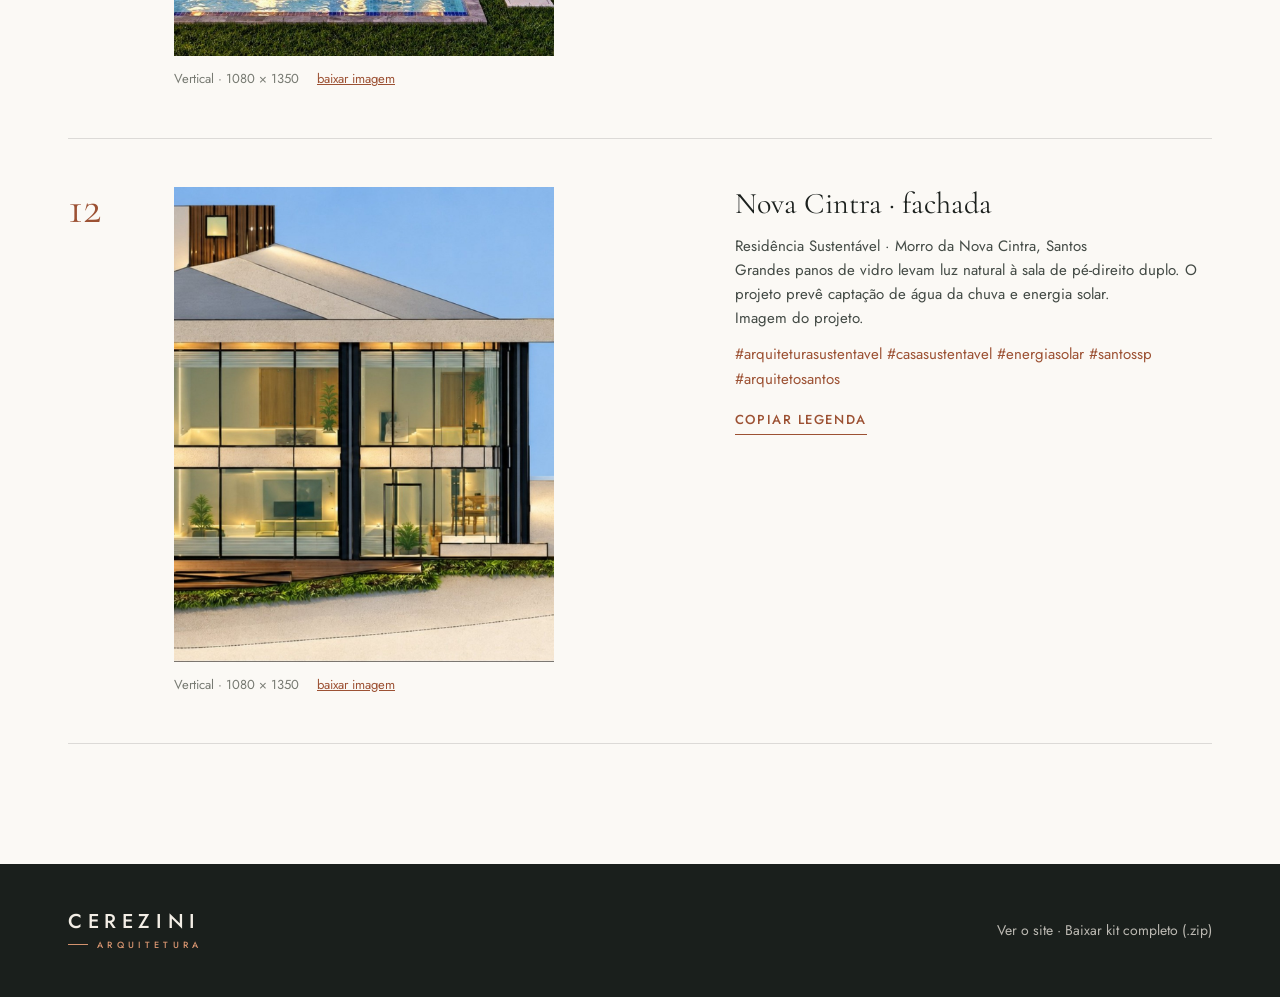
<file: instagram/index.html>
<!doctype html>
<html lang="pt-BR">
<head>
  <meta charset="utf-8">
  <meta name="viewport" content="width=device-width, initial-scale=1">
  <title>Instagram | Cerezini Arquitetura</title>
  <meta name="description" content="Proposta de perfil no Instagram para a Cerezini Arquitetura: nome de usuário, bio, destaques e os 12 primeiros posts com legendas.">
  <meta name="robots" content="noindex">
  <link rel="preconnect" href="https://fonts.googleapis.com">
  <link rel="preconnect" href="https://fonts.gstatic.com" crossorigin>
  <link href="https://fonts.googleapis.com/css2?family=Cormorant+Garamond:ital,wght@0,400;0,500;1,400&family=Jost:wght@300;400;500&display=swap" rel="stylesheet">
  <link rel="stylesheet" href="css/instagram.css">
</head>
<body>

  <header class="topbar">
    <div class="wrap topbar-inner">
      <a href="../" class="brand" aria-label="Voltar ao site da Cerezini Arquitetura">
        <span class="brand-name">Cerezini</span>
        <span class="brand-sub">Arquitetura</span>
      </a>
      <p class="topbar-tag">Proposta de Instagram</p>
      <a class="btn btn-dark btn-sm" href="kit/cerezini-instagram-kit.zip" download>Baixar kit<span class="btn-long">&nbsp;completo</span></a>
    </div>
  </header>

  <main>
    <section class="wrap intro">
      <p class="eyebrow">Proposta · Novembro 2026</p>
      <h1>O Instagram da <em>Cerezini Arquitetura</em>.</h1>
      <p class="intro-lead">Um perfil feito de imagens: cada post é uma foto ou imagem 3D de um projeto, com uma explicação curta na legenda. Os textos maiores ficam no site. Ao lado está a prévia de como o perfil fica depois dos 12 primeiros posts. Toque em qualquer post para ver a imagem e a legenda.</p>
    </section>

    <section class="wrap stage">
      <!-- Celular com a prévia do perfil -->
      <div class="phone-col">
        <div class="phone" aria-label="Prévia do perfil no Instagram">
          <div class="phone-screen">
            <div class="ig" id="ig">
              <div class="ig-status" aria-hidden="true">
                <span>9:41</span>
                <span class="ig-status-icons">
                  <svg viewBox="0 0 18 12"><rect x="0" y="8" width="3" height="4" rx=".6"/><rect x="5" y="5.5" width="3" height="6.5" rx=".6"/><rect x="10" y="3" width="3" height="9" rx=".6"/><rect x="15" y="0" width="3" height="12" rx=".6"/></svg>
                  <svg viewBox="0 0 16 12"><path d="M8 11.5l2.2-2.6a3.3 3.3 0 0 0-4.4 0zM3.2 6.4l1.4 1.6a5.2 5.2 0 0 1 6.8 0l1.4-1.6a7.3 7.3 0 0 0-9.6 0zM.3 3.2l1.4 1.6a9.6 9.6 0 0 1 12.6 0l1.4-1.6a11.7 11.7 0 0 0-15.4 0z"/></svg>
                  <svg viewBox="0 0 26 12"><rect x=".5" y=".5" width="22" height="11" rx="3" fill="none" stroke="currentColor" opacity=".45"/><rect x="2" y="2" width="17" height="8" rx="1.6"/><rect x="23.6" y="4" width="1.8" height="4" rx=".8" opacity=".45"/></svg>
                </span>
              </div>

              <div class="ig-nav">
                <svg class="ig-ico" viewBox="0 0 24 24"><path d="M15 5l-7 7 7 7"/></svg>
                <strong class="ig-handle" data-bind="handle"></strong>
                <span class="ig-nav-right">
                  <svg class="ig-ico" viewBox="0 0 24 24"><path d="M6 16.5V11a6 6 0 0 1 12 0v5.5l1.5 2h-15z"/><path d="M10 20.5a2 2 0 0 0 4 0"/></svg>
                  <svg class="ig-ico" viewBox="0 0 24 24"><circle cx="5" cy="12" r="1.3"/><circle cx="12" cy="12" r="1.3"/><circle cx="19" cy="12" r="1.3"/></svg>
                </span>
              </div>

              <div class="ig-head">
                <img class="ig-avatar" data-bind-src="avatar" alt="Foto de perfil com o logotipo Cerezini Arquitetura" width="86" height="86">
                <div class="ig-head-right">
                  <strong class="ig-name" data-bind="name"></strong>
                  <ul class="ig-stats">
                    <li><b id="ig-count">12</b>publicações</li>
                    <li><b>0</b>seguidores</li>
                    <li><b>0</b>seguindo</li>
                  </ul>
                </div>
              </div>

              <div class="ig-bio">
                <p class="ig-cat" data-bind="category"></p>
                <p class="ig-bio-text" data-bind="bio"></p>
                <a class="ig-link" data-bind-href="linkUrl" target="_blank" rel="noopener">
                  <svg viewBox="0 0 24 24"><path d="M10 14a4.5 4.5 0 0 0 6.4 0l3-3a4.5 4.5 0 0 0-6.4-6.4l-1 1"/><path d="M14 10a4.5 4.5 0 0 0-6.4 0l-3 3a4.5 4.5 0 0 0 6.4 6.4l1-1"/></svg>
                  <span data-bind="link"></span>
                </a>
              </div>

              <div class="ig-actions">
                <button type="button" class="ig-btn ig-btn-primary">Seguir</button>
                <button type="button" class="ig-btn">Mensagem</button>
                <a class="ig-btn" data-bind-href="whatsapp" target="_blank" rel="noopener">WhatsApp</a>
              </div>

              <ul class="ig-highlights" id="ig-highlights"></ul>

              <div class="ig-tabs" aria-hidden="true">
                <span class="on"><svg viewBox="0 0 24 24"><rect x="3.5" y="3.5" width="17" height="17"/><path d="M9.2 3.5v17M14.8 3.5v17M3.5 9.2h17M3.5 14.8h17"/></svg></span>
                <span><svg viewBox="0 0 24 24"><rect x="3.5" y="3.5" width="17" height="17" rx="4"/><path d="M3.5 8.5h17M9 3.5l2.5 5M14.5 3.5l2.5 5"/><path d="M10.5 11.5v5l4-2.5z"/></svg></span>
                <span><svg viewBox="0 0 24 24"><rect x="3.5" y="3.5" width="17" height="17" rx="3"/><circle cx="12" cy="10" r="2.8"/><path d="M7 18.5a5.5 5.5 0 0 1 10 0"/></svg></span>
              </div>

              <div class="ig-grid" id="ig-grid"></div>
            </div>
          </div>
        </div>
        <p class="phone-note">Role dentro do celular para ver a grade inteira.</p>
      </div>

      <!-- Proposta -->
      <div class="plan">
        <article class="block">
          <span class="block-num">01</span>
          <div>
            <h2>Nome de usuário</h2>
            <p>Sugestões em ordem de preferência. A disponibilidade só pode ser confirmada na hora de criar a conta.</p>
            <ol class="handles" id="handles"></ol>
          </div>
        </article>

        <article class="block">
          <span class="block-num">02</span>
          <div>
            <h2>Nome, categoria e bio</h2>
            <dl class="fields">
              <div><dt>Nome</dt><dd data-bind="name"></dd></div>
              <div><dt>Categoria</dt><dd data-bind="category"></dd></div>
              <div><dt>Bio</dt><dd><span class="bio-pre" data-bind="bio"></span><small id="bio-count"></small></dd></div>
              <div><dt>Link</dt><dd>O site, <span data-bind="link"></span></dd></div>
              <div><dt>Botões</dt><dd>WhatsApp (13) 99760-5033 e e-mail</dd></div>
            </dl>
            <button type="button" class="link-btn" data-copy="bio">Copiar bio</button>
          </div>
        </article>

        <article class="block">
          <span class="block-num">03</span>
          <div>
            <h2>Foto de perfil</h2>
            <p>O logotipo do site sobre o fundo creme. A versão com o monograma terracota é uma alternativa, mais legível em tamanho pequeno.</p>
            <div class="avatars">
              <figure><img src="perfil/perfil.png" alt="Foto de perfil com o logotipo Cerezini Arquitetura em fundo creme" width="120" height="120" loading="lazy"><figcaption>Logotipo · <a href="perfil/perfil.png" download>baixar</a></figcaption></figure>
              <figure><img src="perfil/perfil-monograma.png" alt="Foto de perfil alternativa com a letra C em fundo terracota" width="120" height="120" loading="lazy"><figcaption>Monograma · <a href="perfil/perfil-monograma.png" download>baixar</a></figcaption></figure>
            </div>
          </div>
        </article>

        <article class="block">
          <span class="block-num">04</span>
          <div>
            <h2>Destaques</h2>
            <p>Quatro destaques, com capas feitas das próprias fotos: um para cada projeto e um sobre o escritório.</p>
            <ul class="hl-list" id="hl-list"></ul>
          </div>
        </article>

        <article class="block">
          <span class="block-num">05</span>
          <div>
            <h2>Formato dos posts</h2>
            <p>O Instagram mostra os projetos. O que é texto (serviços, abordagem, quem é o arquiteto) fica no site, pelo link da bio.</p>
            <ul class="steps">
              <li>Uma imagem por post, sem texto em cima da foto.</li>
              <li>Legenda curta: o projeto, onde fica e uma ou duas frases sobre o que a imagem mostra.</li>
              <li>Os projetos se alternam (Boiçucanga, Térrea e Nova Cintra), e na grade cada coluna fica com um projeto.</li>
              <li>Ritmo sugerido: 2 a 3 posts por semana. Bastidores e visitas de obra ficam nos stories.</li>
            </ul>
          </div>
        </article>

        <article class="block">
          <span class="block-num">06</span>
          <div>
            <h2>Como publicar</h2>
            <ul class="steps">
              <li>Publicar os 12 posts na ordem, do 1 ao 12, antes de divulgar o perfil. Assim a grade fica igual à prévia.</li>
              <li>Oito imagens são verticais (1080 × 1350). As quatro panorâmicas (vista, varanda, integração e elevação) são horizontais (1080 × 566), para a foto não ser cortada.</li>
              <li>Cada legenda já vem com 5 hashtags, dentro do limite atual do Instagram.</li>
              <li>Nos projetos em 3D (Nova Cintra e Térrea), a legenda avisa que é imagem do projeto.</li>
            </ul>
          </div>
        </article>

        <article class="block">
          <span class="block-num">07</span>
          <div>
            <h2>O que falta do cliente</h2>
            <ul class="steps">
              <li>Escolher o nome de usuário e criar a conta como conta profissional.</li>
              <li>Aprovar as legendas e as imagens.</li>
              <li>Enviar as fotos originais em resolução maior e, se possível, um retrato mais recente.</li>
              <li>Ir juntando fotos de obras e projetos novos. As imagens de hoje rendem os 12 primeiros posts, e o perfil vai precisar de material novo para manter o ritmo.</li>
              <li>Confirmar onde fica a Residência Térrea, para citar a cidade nas legendas.</li>
            </ul>
          </div>
        </article>
      </div>
    </section>

    <!-- Posts com legendas -->
    <section class="posts-section">
      <div class="wrap">
        <header class="posts-head">
          <p class="eyebrow">Ordem de publicação</p>
          <h2>Os 12 primeiros posts</h2>
          <p>Cada post com a imagem, a legenda curta e as hashtags. O botão copia a legenda para colar no Instagram. Também dá para <a href="kit/perfil-e-legendas.txt" download>baixar todas as legendas em um arquivo de texto</a>.</p>
        </header>
        <ol class="post-list" id="post-list"></ol>
      </div>
    </section>
  </main>

  <footer class="foot">
    <div class="wrap foot-inner">
      <a href="../" class="brand brand-light" aria-label="Cerezini Arquitetura">
        <span class="brand-name">Cerezini</span>
        <span class="brand-sub">Arquitetura</span>
      </a>
      <p><a href="../">Ver o site</a> · <a href="kit/cerezini-instagram-kit.zip" download>Baixar kit completo (.zip)</a></p>
    </div>
  </footer>

  <!-- Visualizador de post -->
  <div class="viewer" id="viewer" hidden>
    <div class="viewer-backdrop" data-close></div>
    <div class="viewer-box" role="dialog" aria-modal="true" aria-labelledby="viewer-title">
      <div class="viewer-media">
        <img id="viewer-img" alt="">
      </div>
      <div class="viewer-side">
        <div class="viewer-user">
          <img data-bind-src="avatar" alt="" width="32" height="32">
          <strong data-bind="handle"></strong>
          <span class="viewer-num" id="viewer-num"></span>
        </div>
        <h3 class="sr-only" id="viewer-title"></h3>
        <div class="viewer-caption" id="viewer-caption"></div>
        <div class="viewer-tools">
          <button type="button" class="link-btn" id="viewer-copy">Copiar legenda</button>
        </div>
      </div>
      <button type="button" class="viewer-close" data-close aria-label="Fechar"><svg viewBox="0 0 24 24"><path d="M6 6l12 12M18 6L6 18"/></svg></button>
    </div>
  </div>

  <div class="toast" id="toast" role="status" aria-live="polite"></div>

  <script src="js/data.js"></script>
  <script src="js/instagram.js"></script>
</body>
</html>
</file>
<file: css/styles.css>
/* =========================================================
   Cerezini Arquitetura — Landing page
   Design: editorial, tons terrosos, tipografia serifada
   ========================================================= */

:root {
  --paper:      #F3EEE6;
  --paper-2:    #EAE2D5;
  --paper-3:    #FBF9F5;
  --ink:        #1C211E;
  --ink-2:      #434A45;
  --muted:      #777A72;
  --terra:      #9C5133;
  --terra-dark: #7E3F27;
  --terra-soft: #D3926E;
  --dark:       #1A1F1C;
  --darker:     #141816;
  --line:       rgba(28, 33, 30, .14);
  --line-light: rgba(255, 255, 255, .14);

  --serif: "Cormorant Garamond", "Times New Roman", serif;
  --sans:  "Jost", "Helvetica Neue", Arial, sans-serif;

  --header-h: 84px;
  --gutter: 56px;
  --ease: cubic-bezier(.2, .7, .2, 1);
}

*, *::before, *::after { box-sizing: border-box; }

html { scroll-behavior: smooth; scroll-padding-top: var(--header-h); }

body {
  margin: 0;
  background: var(--paper);
  color: var(--ink);
  font-family: var(--sans);
  font-weight: 400;
  font-size: 17px;
  line-height: 1.65;
  -webkit-font-smoothing: antialiased;
  text-rendering: optimizeLegibility;
}

img { display: block; max-width: 100%; height: auto; }
a { color: inherit; text-decoration: none; }
ul, ol { list-style: none; margin: 0; padding: 0; }
h1, h2, h3, p, figure, blockquote { margin: 0; }

.container {
  width: 100%;
  max-width: 1440px;
  margin: 0 auto;
  padding: 0 var(--gutter);
}

.section { padding: 140px 0; }

/* ---------- Tipografia base ---------- */

h1, h2 {
  font-family: var(--serif);
  font-weight: 400;
  letter-spacing: -.012em;
  color: var(--ink);
}
h2 { font-size: clamp(42px, 4.6vw, 68px); line-height: 1.04; }
h1 em, h2 em, .lead em { font-style: italic; color: var(--terra); }

.eyebrow,
.section-label {
  display: flex;
  align-items: center;
  gap: 14px;
  font-size: 12px;
  font-weight: 500;
  letter-spacing: .22em;
  text-transform: uppercase;
  color: var(--terra);
}
.eyebrow::before,
.section-label::before {
  content: "";
  width: 32px;
  height: 1px;
  background: currentColor;
}
.section-label.light { color: var(--terra-soft); }

/* ---------- Botões ---------- */

.btn {
  display: inline-flex;
  align-items: center;
  justify-content: center;
  gap: 10px;
  padding: 17px 30px;
  font-family: var(--sans);
  font-size: 12.5px;
  font-weight: 500;
  letter-spacing: .16em;
  text-transform: uppercase;
  border: 1px solid transparent;
  cursor: pointer;
  transition: background-color .35s var(--ease), color .35s var(--ease), border-color .35s var(--ease);
}
.btn-sm { padding: 12px 22px; font-size: 11.5px; }
.btn-dark { background: var(--ink); color: var(--paper); }
.btn-dark:hover { background: var(--terra); }
.btn-outline { border-color: var(--ink); color: var(--ink); }
.btn-outline:hover { background: var(--ink); color: var(--paper); }
.btn-terra { background: var(--terra); color: #fff; }
.btn-terra:hover { background: var(--terra-dark); }

.link-arrow {
  display: inline-flex;
  gap: 10px;
  font-size: 12.5px;
  font-weight: 500;
  letter-spacing: .16em;
  text-transform: uppercase;
  padding-bottom: 5px;
  border-bottom: 1px solid var(--ink);
  transition: color .3s, border-color .3s;
}
.link-arrow span { transition: transform .3s var(--ease); }
.link-arrow:hover { color: var(--terra); border-color: var(--terra); }
.link-arrow:hover span { transform: translateX(4px); }

/* ---------- Cabeçalho ---------- */

.site-header {
  position: fixed;
  inset: 0 0 auto 0;
  height: var(--header-h);
  z-index: 50;
  transition: background-color .4s, box-shadow .4s, backdrop-filter .4s;
}
.site-header.scrolled {
  background: rgba(243, 238, 230, .9);
  backdrop-filter: blur(12px);
  -webkit-backdrop-filter: blur(12px);
  box-shadow: 0 1px 0 var(--line);
}
.header-inner {
  height: 100%;
  display: flex;
  align-items: center;
  justify-content: space-between;
  gap: 32px;
}

.brand {
  display: inline-flex;
  flex-direction: column;
  align-items: flex-start;
  color: var(--ink);
  line-height: 1;
}
.brand-name {
  font-family: var(--sans);
  font-weight: 500;
  font-size: 22px;
  letter-spacing: .28em;
  margin-right: -.28em;
  text-transform: uppercase;
}
.brand-sub {
  display: flex;
  align-items: center;
  gap: 9px;
  margin-top: 8px;
  font-size: 9.5px;
  font-weight: 500;
  letter-spacing: .48em;
  text-transform: uppercase;
  color: var(--terra);
}
.brand-sub::before {
  content: "";
  width: 20px;
  height: 1px;
  background: currentColor;
}

.main-nav { display: flex; gap: 40px; }
.main-nav a {
  position: relative;
  font-size: 14px;
  letter-spacing: .04em;
  color: var(--ink-2);
  padding: 6px 0;
  transition: color .3s;
}
.main-nav a::after {
  content: "";
  position: absolute;
  left: 0; right: 0; bottom: 0;
  height: 1px;
  background: var(--terra);
  transform: scaleX(0);
  transform-origin: left;
  transition: transform .35s var(--ease);
}
.main-nav a:hover { color: var(--terra); }
.main-nav a:hover::after { transform: scaleX(1); }

/* ---------- Menu mobile ---------- */

.menu-toggle {
  display: none;
  position: relative;
  width: 44px;
  height: 44px;
  margin-right: -10px;
  padding: 0;
  border: 0;
  background: transparent;
  cursor: pointer;
}
.menu-toggle span {
  position: absolute;
  left: 11px;
  right: 11px;
  height: 1.5px;
  background: var(--ink);
  transition: transform .35s var(--ease), top .35s var(--ease);
}
.menu-toggle span:first-child { top: 17px; }
.menu-toggle span:last-child  { top: 26px; }
.menu-open .menu-toggle span:first-child { top: 21.5px; transform: rotate(45deg); }
.menu-open .menu-toggle span:last-child  { top: 21.5px; transform: rotate(-45deg); }

.mobile-nav { display: none; }

/* ---------- Hero ---------- */

.hero { padding-top: calc(var(--header-h) + 76px); }

.hero-grid {
  display: grid;
  grid-template-columns: repeat(12, 1fr);
  gap: 32px;
  align-items: end;
}
.hero-title { grid-column: 1 / span 8; }
.hero h1 {
  margin-top: 26px;
  font-size: clamp(56px, 7.2vw, 112px);
  line-height: .96;
}
.hero-aside { grid-column: 9 / span 4; padding-bottom: 12px; }
.hero-aside p { color: var(--ink-2); font-size: 17px; max-width: 380px; }
.hero-actions { margin-top: 30px; display: flex; align-items: center; gap: 30px; flex-wrap: wrap; }

.hero-media {
  position: relative;
  margin-top: 64px;
  height: clamp(300px, 29vw, 440px);
  overflow: hidden;
}
.hero-media img {
  width: 100%;
  height: 100%;
  object-fit: cover;
  object-position: 50% 55%;
  animation: heroZoom 2.4s var(--ease) both;
}
@keyframes heroZoom { from { transform: scale(1.06); } to { transform: scale(1); } }
.hero-media figcaption {
  position: absolute;
  right: var(--gutter);
  bottom: 22px;
  padding: 10px 16px;
  background: rgba(20, 24, 22, .55);
  backdrop-filter: blur(6px);
  -webkit-backdrop-filter: blur(6px);
  color: #fff;
  font-size: 11.5px;
  letter-spacing: .16em;
  text-transform: uppercase;
}
.hero-media figcaption span { font-weight: 600; margin-right: 8px; }

.hero-meta {
  display: flex;
  align-items: center;
  justify-content: space-between;
  gap: 24px;
  padding-top: 24px;
  padding-bottom: 24px;
  font-size: 14px;
  color: var(--muted);
  border-bottom: 1px solid var(--line);
}
.hero-meta strong { color: var(--ink); font-weight: 500; margin-right: 10px; }
.triad { display: flex; gap: 0; }
.triad li {
  font-family: var(--serif);
  font-style: italic;
  font-size: 22px;
  color: var(--ink);
  padding: 0 22px;
  border-left: 1px solid var(--line);
  line-height: 1;
}
.triad li:first-child { border-left: 0; padding-left: 0; }
.triad li:last-child { padding-right: 0; }

/* ---------- Intro ---------- */

.intro-grid {
  display: grid;
  grid-template-columns: repeat(12, 1fr);
  gap: 32px;
}
.intro-grid .section-label { grid-column: 1 / span 3; align-self: start; margin-top: 16px; }
.intro-body { grid-column: 4 / span 9; }
.lead {
  font-family: var(--serif);
  font-size: clamp(32px, 3.2vw, 46px);
  line-height: 1.2;
  color: var(--ink);
}
.intro-cols {
  margin-top: 52px;
  display: grid;
  grid-template-columns: 1fr 1fr;
  gap: 56px;
  max-width: 880px;
  color: var(--ink-2);
  font-size: 16.5px;
}

/* ---------- Cabeçalho de seção ---------- */

.section-head {
  display: grid;
  grid-template-columns: repeat(12, 1fr);
  gap: 24px 32px;
  align-items: end;
}
.section-head .section-label { grid-column: 1 / -1; }
.section-head h2 { grid-column: 1 / span 7; }
.section-intro {
  grid-column: 9 / span 4;
  color: var(--ink-2);
  font-size: 16.5px;
  max-width: 380px;
  padding-bottom: 8px;
}
.section-head.compact h2 { grid-column: 1 / span 9; }

/* ---------- Mídia ---------- */

.media { position: relative; overflow: hidden; background: var(--paper-2); }
.media img {
  width: 100%;
  height: 100%;
  object-fit: cover;
  transition: transform 1.4s var(--ease);
}
.media:not(.media-paper):hover img { transform: scale(1.035); }
.media figcaption {
  position: absolute;
  inset: auto 0 0 0;
  padding: 48px 22px 18px;
  background: linear-gradient(180deg, transparent, rgba(14, 16, 15, .62));
  color: #fff;
  font-size: 11.5px;
  font-weight: 500;
  letter-spacing: .16em;
  text-transform: uppercase;
}
.media-paper {
  background: #fff;
  padding: 28px 28px 22px;
  overflow: visible;
}
.media-paper figcaption {
  position: static;
  padding: 18px 0 0;
  background: none;
  color: var(--muted);
  font-size: 13.5px;
  font-weight: 400;
  letter-spacing: .02em;
  text-transform: none;
  border-top: 1px solid var(--line);
  margin-top: 22px;
}

/* ---------- Projetos ---------- */

.projects { padding-top: 40px; }

.project { margin-top: 130px; }

.project-head {
  display: grid;
  grid-template-columns: 112px 1fr auto;
  align-items: end;
  gap: 24px;
  padding-bottom: 24px;
  margin-bottom: 40px;
  border-bottom: 1px solid var(--line);
}
.project-num {
  font-family: var(--serif);
  font-style: italic;
  font-size: 72px;
  line-height: .78;
  color: var(--terra);
}
.project-head h3 {
  font-family: var(--serif);
  font-weight: 500;
  font-size: 42px;
  line-height: 1.05;
}
.project-loc {
  margin-top: 8px;
  font-size: 12.5px;
  letter-spacing: .16em;
  text-transform: uppercase;
  color: var(--muted);
}
.tags { display: flex; gap: 8px; padding-bottom: 4px; }
.tags li {
  padding: 7px 15px;
  border: 1px solid var(--line);
  border-radius: 999px;
  font-size: 11.5px;
  letter-spacing: .12em;
  text-transform: uppercase;
  color: var(--ink-2);
}

.project-text p { color: var(--ink-2); font-size: 16.5px; }
.project-text p + p { margin-top: 16px; }

/* Projeto A */
.project-a-grid {
  display: grid;
  grid-template-columns: repeat(12, 1fr);
  gap: 48px;
  align-items: center;
}
.project-a-grid .media-main { grid-column: 1 / span 8; height: 600px; }
.project-a-grid .project-text { grid-column: 9 / span 4; }

.features { margin-top: 32px; border-top: 1px solid var(--line); }
.features li {
  display: flex;
  align-items: center;
  gap: 16px;
  padding: 13px 0;
  border-bottom: 1px solid var(--line);
  font-size: 15px;
  color: var(--ink);
}
.features svg,
.service svg,
.contact-list svg {
  flex: none;
  fill: none;
  stroke: var(--terra);
  stroke-width: 1.35;
  stroke-linecap: round;
  stroke-linejoin: round;
}
.features svg { width: 22px; height: 22px; }

.project-a-row {
  margin-top: 48px;
  display: grid;
  grid-template-columns: repeat(12, 1fr);
  gap: 48px;
}
.project-a-row .media:first-child { grid-column: 1 / span 5; }
.project-a-row .media:last-child  { grid-column: 6 / span 7; }
.project-a-row .media img { height: 400px; object-fit: contain; }

/* Projeto B */
.project-b-grid {
  display: grid;
  grid-template-columns: repeat(12, 1fr);
  gap: 48px;
  align-items: start;
}
.project-b-grid .project-text { grid-column: 1 / span 4; position: sticky; top: calc(var(--header-h) + 32px); }
.mosaic {
  grid-column: 5 / span 8;
  display: grid;
  grid-template-columns: 1.25fr 1fr;
  grid-template-rows: 360px 320px;
  gap: 16px;
}
.mosaic .m-wide { grid-column: 1 / -1; }

.principles-mini { margin-top: 32px; counter-reset: pm; }
.principles-mini li {
  counter-increment: pm;
  position: relative;
  padding: 14px 0 14px 44px;
  border-top: 1px solid var(--line);
  font-size: 15px;
  color: var(--ink-2);
  line-height: 1.5;
}
.principles-mini li::before {
  content: counter(pm, decimal-leading-zero);
  position: absolute;
  left: 0;
  top: 14px;
  font-family: var(--serif);
  font-style: italic;
  font-size: 19px;
  color: var(--terra);
}
.principles-mini span {
  display: block;
  margin-bottom: 2px;
  font-size: 12.5px;
  font-weight: 500;
  letter-spacing: .14em;
  text-transform: uppercase;
  color: var(--ink);
}

/* Projeto C */
.media-hero-c { height: 640px; }
.project-c-grid {
  margin-top: 16px;
  display: grid;
  grid-template-columns: repeat(12, 1fr);
  gap: 16px;
}
.project-c-grid .project-text { grid-column: 1 / span 4; padding: 32px 40px 0 0; }
.project-c-grid .media { height: 340px; }
.project-c-grid .media:nth-child(2) { grid-column: 5 / span 4; }
.project-c-grid .media:nth-child(3) { grid-column: 9 / span 4; }

/* ---------- Abordagem (seção escura) ---------- */

.approach { background: var(--dark); color: #EDE7DD; }
.approach h2 { color: var(--paper); font-size: clamp(38px, 3.8vw, 56px); line-height: 1.1; margin-top: 28px; }
.approach h2 em { color: var(--terra-soft); }
.approach-grid {
  display: grid;
  grid-template-columns: repeat(12, 1fr);
  gap: 48px;
}
.approach-left { grid-column: 1 / span 6; }
.approach-img { margin-top: 56px; height: 300px; background: #222; }
.principles { grid-column: 8 / span 5; align-self: center; }
.principles li {
  display: grid;
  grid-template-columns: 64px 1fr;
  padding: 28px 0;
  border-top: 1px solid var(--line-light);
}
.principles li:last-child { border-bottom: 1px solid var(--line-light); }
.p-num {
  font-family: var(--serif);
  font-style: italic;
  font-size: 26px;
  line-height: 1;
  color: var(--terra-soft);
}
.principles h3 {
  font-size: 14px;
  font-weight: 500;
  letter-spacing: .16em;
  text-transform: uppercase;
  color: #fff;
  margin-bottom: 8px;
}
.principles p { font-size: 15.5px; color: rgba(237, 231, 221, .7); }

/* ---------- Serviços ---------- */

.services { background: var(--paper-2); }
.services-grid {
  margin-top: 80px;
  display: grid;
  grid-template-columns: repeat(4, 1fr);
  gap: 24px;
}
.service {
  background: var(--paper-3);
  padding: 40px 34px 44px;
  transition: transform .5s var(--ease), box-shadow .5s var(--ease);
}
.service:hover { transform: translateY(-6px); box-shadow: 0 24px 48px -28px rgba(28, 33, 30, .35); }
.service svg { width: 38px; height: 38px; }
.service h3 {
  margin: 26px 0 18px;
  font-family: var(--serif);
  font-weight: 500;
  font-size: 29px;
  line-height: 1.1;
}
.service li {
  padding: 10px 0;
  border-top: 1px solid var(--line);
  font-size: 15px;
  color: var(--ink-2);
  line-height: 1.5;
}

/* ---------- Sobre ---------- */

.about { background: var(--paper-3); }
.about-grid {
  display: grid;
  grid-template-columns: repeat(12, 1fr);
  gap: 48px;
  align-items: center;
}
.about-visual {
  grid-column: 1 / span 6;
  position: relative;
  padding-bottom: 96px;
}
.about-drawing {
  width: 80%;
  background: #fff;
  padding: 24px;
  box-shadow: 0 30px 60px -40px rgba(28, 33, 30, .45);
}
.about-drawing figcaption {
  max-width: 52%;
  margin-top: 16px;
  padding-top: 14px;
  border-top: 1px solid var(--line);
  font-size: 13px;
  color: var(--muted);
}
.about-portrait {
  position: absolute;
  right: 0;
  bottom: 0;
  width: 46%;
  max-width: 300px;
  aspect-ratio: 4 / 5;
  overflow: hidden;
  border: 10px solid var(--paper-3);
  box-shadow: 0 34px 60px -30px rgba(28, 33, 30, .55);
}
.about-portrait img { width: 100%; height: 100%; object-fit: cover; }
.about-text { grid-column: 8 / span 5; }
.about-text h2 { margin-top: 26px; font-size: clamp(40px, 4vw, 58px); }
.about-role {
  margin: 16px 0 30px;
  font-size: 12.5px;
  font-weight: 500;
  letter-spacing: .16em;
  text-transform: uppercase;
  color: var(--terra);
}
.about-text p:not(.about-role):not(.section-label) { color: var(--ink-2); font-size: 16.5px; }
.about-text p + p { margin-top: 16px; }
.about-text blockquote {
  margin-top: 36px;
  padding-left: 24px;
  border-left: 2px solid var(--terra);
  font-family: var(--serif);
  font-style: italic;
  font-size: 26px;
  line-height: 1.3;
  color: var(--ink);
}

/* ---------- Contato ---------- */

.contact {
  position: relative;
  padding: 150px 0;
  color: #fff;
  overflow: hidden;
  isolation: isolate;
}
.contact-bg {
  position: absolute;
  inset: 0;
  width: 100%;
  height: 100%;
  object-fit: cover;
  z-index: -2;
}
.contact::before {
  content: "";
  position: absolute;
  inset: 0;
  z-index: -1;
  background: linear-gradient(90deg, rgba(16, 19, 17, .92) 0%, rgba(16, 19, 17, .78) 46%, rgba(16, 19, 17, .45) 100%);
}
.contact-grid {
  display: grid;
  grid-template-columns: repeat(12, 1fr);
  gap: 48px;
  align-items: center;
}
.contact-info { grid-column: 1 / span 6; }
.contact h2 { color: #fff; margin-top: 28px; font-size: clamp(44px, 4.8vw, 72px); }
.contact-info > p:not(.section-label) {
  margin-top: 24px;
  max-width: 460px;
  color: rgba(255, 255, 255, .78);
}
.contact-list { margin-top: 40px; display: grid; gap: 16px; }
.contact-list li { display: flex; align-items: center; gap: 16px; font-size: 16px; color: rgba(255, 255, 255, .88); }
.contact-list svg { width: 22px; height: 22px; stroke: var(--terra-soft); }
.contact-list a { border-bottom: 1px solid rgba(255, 255, 255, .3); transition: border-color .3s, color .3s; }
.contact-list a:hover { color: var(--terra-soft); border-color: var(--terra-soft); }

.contact-form {
  grid-column: 8 / span 5;
  background: var(--paper);
  color: var(--ink);
  padding: 44px 42px 36px;
}
.contact-form h3 {
  font-family: var(--serif);
  font-weight: 500;
  font-size: 34px;
  line-height: 1.1;
  margin-bottom: 26px;
}
.contact-form label {
  display: block;
  margin-bottom: 20px;
  font-size: 11px;
  font-weight: 500;
  letter-spacing: .18em;
  text-transform: uppercase;
  color: var(--muted);
}
.contact-form input,
.contact-form select,
.contact-form textarea {
  display: block;
  width: 100%;
  margin-top: 6px;
  padding: 10px 0;
  border: 0;
  border-bottom: 1px solid rgba(28, 33, 30, .25);
  border-radius: 0;
  background: transparent;
  font-family: var(--sans);
  font-size: 16px;
  color: var(--ink);
  letter-spacing: 0;
  text-transform: none;
  resize: vertical;
  transition: border-color .3s;
}
.contact-form select { appearance: none; -webkit-appearance: none; cursor: pointer;
  background: url("data:image/svg+xml,%3Csvg xmlns='http://www.w3.org/2000/svg' width='12' height='8' fill='none' stroke='%239C5133' stroke-width='1.4'%3E%3Cpath d='M1 1.5l5 5 5-5'/%3E%3C/svg%3E") no-repeat right 4px center;
}
.contact-form input::placeholder,
.contact-form textarea::placeholder { color: #A9A79F; }
.contact-form input:focus,
.contact-form select:focus,
.contact-form textarea:focus { outline: none; border-color: var(--terra); }
.contact-form .btn { width: 100%; margin-top: 8px; }
.form-note { margin-top: 14px; font-size: 12.5px; color: var(--muted); text-align: center; }

/* ---------- Rodapé ---------- */

.site-footer {
  background: var(--darker);
  color: rgba(237, 231, 221, .66);
  padding: 80px 0 30px;
  font-size: 14.5px;
}
.footer-grid {
  display: grid;
  grid-template-columns: 1.3fr 1fr 1.3fr;
  gap: 48px;
}
.brand-light { color: var(--paper); }
.brand-light .brand-sub { color: var(--terra-soft); }
.footer-tag {
  margin-top: 22px;
  font-family: var(--serif);
  font-style: italic;
  font-size: 20px;
  color: rgba(237, 231, 221, .8);
}
.footer-nav { display: grid; gap: 10px; align-content: start; }
.footer-nav a, .footer-contact a { transition: color .3s; }
.footer-nav a:hover, .footer-contact a:hover { color: var(--terra-soft); }
.footer-contact p + p { margin-top: 16px; }
.footer-bottom {
  margin-top: 64px;
  padding-top: 24px;
  border-top: 1px solid var(--line-light);
  display: flex;
  justify-content: space-between;
  font-size: 13px;
  color: rgba(237, 231, 221, .45);
}

/* ---------- WhatsApp flutuante ---------- */

.wa-float {
  position: fixed;
  right: 28px;
  bottom: 28px;
  z-index: 60;
  width: 58px;
  height: 58px;
  border-radius: 50%;
  display: grid;
  place-items: center;
  background: #25D366;
  box-shadow: 0 12px 28px -10px rgba(0, 0, 0, .45);
  transition: transform .3s var(--ease);
}
.wa-float:hover { transform: scale(1.07); }
.wa-float svg { width: 28px; height: 28px; fill: none; stroke: #fff; stroke-width: 1.6; stroke-linecap: round; stroke-linejoin: round; }

/* ---------- Animações de entrada ---------- */

.js .reveal {
  opacity: 0;
  transform: translateY(26px);
  transition: opacity 1s var(--ease), transform 1s var(--ease);
}
.js .reveal.in { opacity: 1; transform: none; }

@media (prefers-reduced-motion: reduce) {
  html { scroll-behavior: auto; }
  .js .reveal { opacity: 1; transform: none; transition: none; }
  .hero-media img { animation: none; }
}

/* =========================================================
   Responsivo
   ========================================================= */

@media (max-width: 1180px) {
  :root { --gutter: 36px; }
  .main-nav { gap: 26px; }
  .project-a-grid .media-main { height: 500px; }
  .services-grid { grid-template-columns: repeat(2, 1fr); }
}

/* ---------- Tablet e celular ---------- */
@media (max-width: 900px) {
  :root { --gutter: 24px; --header-h: 72px; }
  .section { padding: 96px 0; }

  /* Menu */
  .main-nav { display: none; }
  .header-inner { gap: 16px; }
  .header-cta { margin-left: auto; }
  .menu-toggle { display: block; }
  .mobile-nav {
    display: flex;
    flex-direction: column;
    position: fixed;
    inset: var(--header-h) 0 0 0;
    z-index: 45;
    padding: 24px var(--gutter) 48px;
    background: var(--paper);
    overflow-y: auto;
    opacity: 0;
    visibility: hidden;
    transform: translateY(-8px);
    transition: opacity .3s var(--ease), transform .3s var(--ease), visibility .3s;
  }
  .mobile-nav a:not(.btn) {
    padding: 14px 0;
    border-bottom: 1px solid var(--line);
    font-family: var(--serif);
    font-size: 34px;
    line-height: 1.15;
    color: var(--ink);
  }
  .mobile-nav .btn { align-self: flex-start; margin-top: 32px; }
  .menu-open { overflow: hidden; }
  .menu-open .mobile-nav { opacity: 1; visibility: visible; transform: none; }
  .menu-open .site-header {
    background: var(--paper);
    backdrop-filter: none;
    -webkit-backdrop-filter: none;
    box-shadow: 0 1px 0 var(--line);
  }

  /* Grades em uma coluna */
  .hero-grid,
  .intro-grid,
  .section-head,
  .project-a-grid,
  .project-a-row,
  .project-b-grid,
  .project-c-grid,
  .approach-grid,
  .about-grid,
  .contact-grid { grid-template-columns: 1fr; }

  .hero-grid > *,
  .intro-grid > *,
  .section-head > *,
  .project-a-grid > *,
  .project-a-row > *,
  .project-b-grid > *,
  .project-c-grid > *,
  .approach-grid > *,
  .about-grid > *,
  .contact-grid > *,
  .mosaic { grid-column: 1 / -1 !important; }

  /* Hero */
  .hero-media { margin-top: 48px; }
  .hero-media img { object-position: 42% 55%; }
  .hero-meta { flex-direction: column; align-items: flex-start; gap: 16px; }

  /* Conteúdo */
  .intro-body { grid-column: 1 / -1; }
  .intro-cols { grid-template-columns: 1fr; gap: 20px; }
  .project { margin-top: 96px; }
  .project-head { grid-template-columns: 1fr; gap: 16px; }
  .project-num { font-size: 56px; }
  .project-a-grid .media-main,
  .media-hero-c { height: 380px; }
  .project-b-grid .project-text { position: static; }
  .mosaic { grid-template-rows: 240px 220px; }
  .project-c-grid .project-text { padding: 16px 0 24px; }
  .project-c-grid .media { height: 260px; }
  .project-a-row .media img { height: auto; max-height: 360px; }
  .approach-img { margin-top: 40px; }
  .about-visual { padding-bottom: 64px; }
  .contact { padding: 96px 0; }
  .footer-grid { grid-template-columns: 1fr 1fr; }
  .footer-grid > div:first-child { grid-column: 1 / -1; }
  .footer-bottom { flex-direction: column; gap: 6px; }
}

/* ---------- Celular ---------- */
@media (max-width: 600px) {
  body { font-size: 16px; }
  .section { padding: 80px 0; }
  .header-cta { display: none; }

  /* Hero */
  .hero { padding-top: calc(var(--header-h) + 40px); }
  .eyebrow { flex-wrap: wrap; row-gap: 6px; font-size: 11px; letter-spacing: .18em; }
  .eyebrow-sep { display: none; }
  .eyebrow-city { flex-basis: 100%; padding-left: 46px; }
  .hero-media { height: 280px; margin-top: 40px; }
  .hero-media figcaption {
    left: var(--gutter);
    right: auto;
    bottom: 14px;
    max-width: calc(100% - 2 * var(--gutter));
    padding: 8px 12px;
    font-size: 10px;
    letter-spacing: .12em;
  }
  .hero-meta p strong { display: block; margin: 0 0 2px; }

  /* Títulos */
  h2 { font-size: 36px; line-height: 1.08; }
  h2 br { display: none; }
  .lead { font-size: 27px; line-height: 1.25; }
  .project-head h3 { font-size: 34px; }
  .approach h2 { font-size: 32px; }
  .about-text h2 { font-size: 36px; }
  .contact h2 { font-size: 38px; }
  .intro-cols { margin-top: 36px; }
  .services-grid { margin-top: 48px; }

  /* Projetos */
  .project-a-grid { gap: 32px; }
  .project-a-grid .media-main,
  .media-hero-c { height: 300px; }
  .mosaic { grid-template-columns: 1fr; grid-template-rows: none; }
  .mosaic .media { height: 240px; }
  .tags { flex-wrap: wrap; }

  /* Serviços, sobre e contato */
  .services-grid { grid-template-columns: 1fr; }
  .service { padding: 32px 26px 36px; }
  .about-visual { padding-bottom: 56px; }
  .about-drawing { width: 84%; padding: 14px; }
  .about-drawing figcaption { display: none; }
  .about-portrait { width: 50%; border-width: 6px; }
  .contact-list a { word-break: break-word; }
  .contact-form { padding: 32px 24px; }
  .footer-grid { grid-template-columns: 1fr; }

  .wa-float { right: 16px; bottom: 16px; width: 52px; height: 52px; }
  .wa-float svg { width: 25px; height: 25px; }
}
</file>
<file: instagram/css/instagram.css>
/* =========================================================
   Cerezini Arquitetura — Proposta de Instagram
   Mesma identidade do site: creme, terracota, serifada
   ========================================================= */

:root {
  --paper:      #F3EEE6;
  --paper-2:    #EAE2D5;
  --paper-3:    #FBF9F5;
  --ink:        #1C211E;
  --ink-2:      #434A45;
  --muted:      #777A72;
  --terra:      #9C5133;
  --terra-dark: #7E3F27;
  --terra-soft: #D3926E;
  --dark:       #1A1F1C;
  --line:       rgba(28, 33, 30, .14);

  --serif: "Cormorant Garamond", "Times New Roman", serif;
  --sans:  "Jost", "Helvetica Neue", Arial, sans-serif;
  --ui:    -apple-system, BlinkMacSystemFont, "Segoe UI", Roboto, Helvetica, Arial, sans-serif;
  --ease:  cubic-bezier(.2, .7, .2, 1);
}

*, *::before, *::after { box-sizing: border-box; }
html { -webkit-text-size-adjust: 100%; }
body {
  margin: 0;
  background: var(--paper);
  color: var(--ink);
  font-family: var(--sans);
  font-size: 17px;
  line-height: 1.65;
  -webkit-font-smoothing: antialiased;
}
img { display: block; max-width: 100%; height: auto; }
a { color: inherit; }
ul, ol { list-style: none; margin: 0; padding: 0; }
h1, h2, h3, p, figure, dl, dd { margin: 0; }
button { font: inherit; color: inherit; }
.sr-only { position: absolute; width: 1px; height: 1px; overflow: hidden; clip: rect(0 0 0 0); white-space: nowrap; }

.wrap { width: 100%; max-width: 1240px; margin: 0 auto; padding: 0 48px; }

/* ---------- Marca ---------- */
.brand { display: inline-flex; flex-direction: column; align-items: flex-start; line-height: 1; text-decoration: none; color: var(--ink); }
.brand-name { font-weight: 500; font-size: 20px; letter-spacing: .28em; margin-right: -.28em; text-transform: uppercase; }
.brand-sub { display: flex; align-items: center; gap: 9px; margin-top: 8px; font-size: 9px; font-weight: 500; letter-spacing: .48em; text-transform: uppercase; color: var(--terra); }
.brand-sub::before { content: ""; width: 20px; height: 1px; background: currentColor; }
.brand-light { color: var(--paper); }
.brand-light .brand-sub { color: var(--terra-soft); }

/* ---------- Botões ---------- */
.btn {
  display: inline-flex; align-items: center; justify-content: center;
  padding: 14px 26px; border: 1px solid transparent;
  font-size: 13px; font-weight: 500; letter-spacing: .14em; text-transform: uppercase;
  text-decoration: none; cursor: pointer; transition: background .3s, color .3s;
}
.btn-sm { padding: 11px 20px; font-size: 12px; }
.btn-dark { background: var(--ink); color: var(--paper); }
.btn-dark:hover { background: var(--terra); }
.link-btn {
  background: none; border: 0; padding: 0; cursor: pointer;
  font-size: 13px; font-weight: 500; letter-spacing: .12em; text-transform: uppercase;
  color: var(--terra); border-bottom: 1px solid currentColor; padding-bottom: 3px;
}
.link-btn:hover { color: var(--terra-dark); }

.eyebrow {
  display: flex; align-items: center; gap: 14px;
  font-size: 12px; font-weight: 500; letter-spacing: .22em; text-transform: uppercase; color: var(--terra);
}
.eyebrow::before { content: ""; width: 36px; height: 1px; background: currentColor; }

/* ---------- Topo ---------- */
.topbar { border-bottom: 1px solid var(--line); background: var(--paper); position: sticky; top: 0; z-index: 20; }
.topbar-inner { display: flex; align-items: center; justify-content: space-between; gap: 24px; height: 76px; }
.topbar-tag { font-family: var(--serif); font-style: italic; font-size: 20px; color: var(--ink-2); }

/* ---------- Intro ---------- */
.intro { padding-top: 88px; padding-bottom: 56px; }
.intro h1 { font-family: var(--serif); font-weight: 400; font-size: clamp(40px, 5.6vw, 76px); line-height: 1.02; letter-spacing: -.012em; margin-top: 22px; max-width: 900px; }
.intro h1 em { font-style: italic; color: var(--terra); }
.intro-lead { margin-top: 26px; max-width: 680px; color: var(--ink-2); font-weight: 300; font-size: 19px; }

/* ---------- Palco: celular + proposta ---------- */
.stage { display: grid; grid-template-columns: 410px 1fr; gap: 88px; align-items: start; padding-bottom: 120px; }
.phone-col { position: sticky; top: 104px; min-width: 0; }
.phone {
  width: 410px; height: 860px; padding: 12px;
  background: #121513; border-radius: 58px;
  box-shadow: 0 0 0 1.5px #2b302d inset, 0 40px 80px -30px rgba(28, 33, 30, .45), 0 18px 36px -18px rgba(28, 33, 30, .35);
}
.phone-screen { width: 100%; height: 100%; border-radius: 46px; overflow: hidden; background: #fff; position: relative; }
.phone-note { margin-top: 18px; text-align: center; font-size: 13px; color: var(--muted); }

/* ---------- Interface do perfil ---------- */
.ig { height: 100%; overflow-y: auto; overscroll-behavior: contain; font-family: var(--ui); color: #0a0a0a; font-size: 14px; line-height: 1.35; scrollbar-width: none; }
.ig::-webkit-scrollbar { display: none; }
.ig svg { display: block; }
.ig-status { display: flex; justify-content: space-between; align-items: center; padding: 16px 30px 6px 34px; font-weight: 600; font-size: 15px; }
.ig-status-icons { display: flex; gap: 6px; align-items: center; }
.ig-status-icons svg { height: 11px; width: auto; fill: currentColor; }
.ig-nav { display: flex; align-items: center; gap: 10px; padding: 8px 14px 10px; }
.ig-ico { width: 24px; height: 24px; fill: none; stroke: currentColor; stroke-width: 1.8; stroke-linecap: round; stroke-linejoin: round; }
.ig-nav .ig-ico circle { fill: currentColor; stroke: none; }
.ig-handle { flex: 1; font-size: 17px; font-weight: 700; letter-spacing: -.01em; }
.ig-nav-right { display: flex; gap: 18px; }

.ig-head { display: flex; align-items: center; gap: 18px; padding: 6px 16px 10px; }
.ig-avatar { width: 86px; height: 86px; border-radius: 50%; object-fit: cover; flex: none; box-shadow: 0 0 0 1px rgba(0, 0, 0, .1); }
.ig-head-right { flex: 1; min-width: 0; }
.ig-name { display: block; font-size: 15px; font-weight: 600; margin-bottom: 6px; }
.ig-stats { display: flex; gap: 22px; }
.ig-stats li { display: flex; flex-direction: column; font-size: 13px; line-height: 1.2; }
.ig-stats b { font-size: 16px; font-weight: 600; }

.ig-bio { padding: 0 16px; font-size: 14px; }
.ig-cat { color: #737373; }
.ig-bio-text { white-space: pre-line; }
.ig-link { display: inline-flex; align-items: center; gap: 4px; margin-top: 2px; color: #00376b; font-weight: 600; text-decoration: none; font-size: 13.5px; max-width: 100%; }
.ig-link span { overflow: hidden; text-overflow: ellipsis; white-space: nowrap; }
.ig-link svg { width: 15px; height: 15px; flex: none; fill: none; stroke: currentColor; stroke-width: 2; stroke-linecap: round; transform: rotate(-45deg); }

.ig-actions { display: grid; grid-template-columns: 1fr 1fr 1fr; gap: 6px; padding: 14px 16px 4px; }
.ig-btn { display: flex; align-items: center; justify-content: center; height: 32px; border: 0; border-radius: 8px; background: #efefef; font-family: var(--ui); font-size: 14px; font-weight: 600; text-decoration: none; color: #0a0a0a; cursor: default; }
a.ig-btn { cursor: pointer; }
.ig-btn-primary { background: #4a5df9; color: #fff; }

.ig-highlights { display: flex; gap: 14px; padding: 16px 16px 14px; overflow-x: auto; scrollbar-width: none; }
.ig-highlights::-webkit-scrollbar { display: none; }
.ig-highlights li { flex: none; width: 66px; text-align: center; font-size: 12px; white-space: nowrap; overflow: hidden; text-overflow: ellipsis; }
.ig-highlights .ring { width: 66px; height: 66px; border-radius: 50%; padding: 3px; box-shadow: 0 0 0 1px #dbdbdb; margin-bottom: 6px; }
.ig-highlights img { width: 100%; height: 100%; border-radius: 50%; object-fit: cover; }

.ig-tabs { display: grid; grid-template-columns: repeat(3, 1fr); border-top: 1px solid #efefef; }
.ig-tabs span { display: flex; justify-content: center; padding: 10px 0; color: #a8a8a8; border-bottom: 1px solid transparent; }
.ig-tabs span.on { color: #0a0a0a; border-bottom-color: #0a0a0a; }
.ig-tabs svg { width: 24px; height: 24px; fill: none; stroke: currentColor; stroke-width: 1.7; stroke-linejoin: round; stroke-linecap: round; }

.ig-grid { display: grid; grid-template-columns: repeat(3, 1fr); gap: 2px; padding-bottom: 24px; }
.ig-tile { position: relative; aspect-ratio: 3 / 4; border: 0; padding: 0; background: #eee; cursor: pointer; overflow: hidden; }
.ig-tile img { width: 100%; height: 100%; object-fit: cover; transition: transform .5s var(--ease), filter .3s; }
.ig-tile:hover img { filter: brightness(.88); }
.ig-tile:focus-visible { outline: 3px solid var(--terra); outline-offset: -3px; }

/* ---------- Blocos da proposta ---------- */
.plan { display: grid; gap: 0; border-top: 1px solid var(--line); }
.block { display: grid; grid-template-columns: 64px 1fr; gap: 20px; padding: 44px 0; border-bottom: 1px solid var(--line); }
.block-num { font-family: var(--serif); font-size: 30px; line-height: 1; color: var(--terra); padding-top: 4px; }
.block h2 { font-family: var(--serif); font-weight: 400; font-size: 38px; line-height: 1.05; letter-spacing: -.01em; }
.block h2 + p { margin-top: 12px; color: var(--ink-2); font-weight: 300; }

.handles { margin-top: 22px; display: grid; gap: 10px; }
.handles li { display: flex; flex-wrap: wrap; align-items: baseline; gap: 6px 16px; padding: 14px 18px; background: var(--paper-3); border: 1px solid var(--line); }
.handles strong { font-weight: 500; font-size: 18px; }
.handles span { font-size: 14px; color: var(--muted); }
.handles li:first-child { border-color: var(--terra); }
.handles li:first-child strong { color: var(--terra); }

.fields { margin: 22px 0 20px; border-top: 1px solid var(--line); }
.fields > div { display: grid; grid-template-columns: 110px 1fr; gap: 16px; padding: 14px 0; border-bottom: 1px solid var(--line); }
.fields dt { font-size: 12px; font-weight: 500; letter-spacing: .16em; text-transform: uppercase; color: var(--muted); padding-top: 3px; }
.fields dd { font-size: 16px; overflow-wrap: anywhere; }
.bio-pre { display: block; white-space: pre-line; }
.fields small { display: block; margin-top: 6px; font-size: 13px; color: var(--muted); }

.avatars { display: flex; flex-wrap: wrap; gap: 32px; margin-top: 22px; }
.avatars img { width: 120px; height: 120px; border-radius: 50%; box-shadow: 0 0 0 1px var(--line); }
.avatars figcaption { margin-top: 12px; font-size: 14px; color: var(--ink-2); text-align: center; }
.avatars a { color: var(--terra); }

.hl-list { margin-top: 22px; display: grid; grid-template-columns: repeat(2, 1fr); gap: 18px 28px; }
.hl-list li { display: grid; grid-template-columns: 58px 1fr; gap: 14px; align-items: center; }
.hl-list img { width: 58px; height: 58px; border-radius: 50%; object-fit: cover; }
.hl-list strong { display: block; font-weight: 500; font-size: 16px; }
.hl-list span { display: block; font-size: 14px; line-height: 1.45; color: var(--ink-2); }
.hl-list a { font-size: 12px; color: var(--terra); }


.steps { margin-top: 18px; display: grid; gap: 12px; counter-reset: s; }
.steps li { position: relative; padding-left: 34px; color: var(--ink-2); font-size: 16px; }
.steps li::before { counter-increment: s; content: counter(s); position: absolute; left: 0; top: 1px; width: 22px; height: 22px; border-radius: 50%; border: 1px solid var(--terra); color: var(--terra); font-size: 12px; display: grid; place-items: center; line-height: 1; }

/* ---------- Lista de posts ---------- */
.posts-section { background: var(--paper-3); border-top: 1px solid var(--line); padding: 110px 0 120px; }
.posts-head { max-width: 680px; }
.posts-head h2 { font-family: var(--serif); font-weight: 400; font-size: clamp(38px, 4.4vw, 60px); line-height: 1.04; margin-top: 18px; }
.posts-head p:last-child { margin-top: 16px; color: var(--ink-2); font-weight: 300; }

.post-list { margin-top: 64px; display: grid; gap: 0; border-top: 1px solid var(--line); }
.post { display: grid; grid-template-columns: 70px minmax(0, 1.1fr) minmax(0, 1fr); gap: 36px; padding: 48px 0; border-bottom: 1px solid var(--line); }
.post-n { font-family: var(--serif); font-size: 46px; line-height: .9; color: var(--terra); }
.post-media { min-width: 0; }
.post-img { display: block; width: 100%; max-width: 380px; padding: 0; border: 0; background: var(--paper-2); cursor: zoom-in; }
.post-img img { width: 100%; height: auto; }
.post-img:focus-visible { outline: 3px solid var(--terra); outline-offset: 3px; }
.post-meta { display: flex; flex-wrap: wrap; gap: 6px 18px; margin-top: 12px; font-size: 13px; color: var(--muted); }
.post-meta a { color: var(--terra); }
.post-text h3 { font-family: var(--serif); font-weight: 400; font-size: 30px; line-height: 1.1; }
.post-caption { margin-top: 14px; white-space: pre-line; font-size: 15px; line-height: 1.6; color: var(--ink-2); }
.post-tags { margin-top: 12px; font-size: 15px; color: var(--terra); overflow-wrap: anywhere; }
.post-text .link-btn { margin-top: 18px; }

/* ---------- Rodapé ---------- */
.foot { background: var(--dark); color: var(--paper); padding: 48px 0; }
.foot-inner { display: flex; justify-content: space-between; align-items: center; gap: 24px; flex-wrap: wrap; }
.foot p { font-size: 14px; color: rgba(243, 238, 230, .75); }
.foot a { text-decoration: none; }
.foot p a:hover { color: var(--terra-soft); }

/* ---------- Visualizador ---------- */
.viewer { position: fixed; inset: 0; z-index: 50; display: grid; place-items: center; padding: 32px; }
.viewer[hidden] { display: none; }
.viewer-backdrop { position: absolute; inset: 0; background: rgba(20, 24, 22, .82); }
.viewer-box { position: relative; display: grid; grid-template-columns: auto 380px; align-items: stretch; max-width: 1120px; width: auto; max-height: calc(100vh - 64px); background: #fff; font-family: var(--ui); }
.viewer-media { position: relative; overflow: hidden; background: #000; aspect-ratio: 4 / 5; height: min(calc(100vh - 64px), 860px); max-width: calc(100vw - 64px - 380px); }
.viewer-media img { width: 100%; height: 100%; object-fit: contain; }
.viewer-media.land { aspect-ratio: 1080 / 566; height: auto; width: min(calc(100vw - 64px - 380px), 720px); max-width: none; align-self: center; }
.viewer-side { display: flex; flex-direction: column; min-height: 0; border-left: 1px solid #efefef; }
.viewer-user { display: flex; align-items: center; gap: 10px; padding: 14px 16px; border-bottom: 1px solid #efefef; font-size: 14px; }
.viewer-user img { width: 32px; height: 32px; border-radius: 50%; box-shadow: 0 0 0 1px rgba(0, 0, 0, .1); }
.viewer-num { margin-left: auto; font-size: 12px; color: #737373; }
.viewer-caption { flex: 1; overflow-y: auto; padding: 16px; font-size: 14px; line-height: 1.5; white-space: pre-line; color: #0a0a0a; }
.viewer-caption b { font-weight: 600; margin-right: 6px; }
.viewer-caption .tags { display: block; margin-top: 12px; color: #00376b; }
.viewer-tools { padding: 14px 16px; border-top: 1px solid #efefef; }
.viewer-close { position: absolute; top: -14px; right: -14px; width: 40px; height: 40px; border-radius: 50%; border: 0; background: var(--ink); display: grid; place-items: center; cursor: pointer; }
.viewer-close svg { width: 18px; height: 18px; fill: none; stroke: #fff; stroke-width: 2; stroke-linecap: round; }

.toast { position: fixed; left: 50%; bottom: 28px; transform: translate(-50%, 20px); opacity: 0; pointer-events: none; z-index: 60; background: var(--ink); color: var(--paper); padding: 12px 20px; font-size: 14px; transition: opacity .3s, transform .3s var(--ease); }
.toast.show { opacity: 1; transform: translate(-50%, 0); }

/* ---------- Responsivo ---------- */
@media (max-width: 1100px) {
  .stage { grid-template-columns: 380px 1fr; gap: 56px; }
  .phone { width: 380px; height: 800px; }
  .post { grid-template-columns: 56px 1fr; }
  .post-text { grid-column: 2; }
}

@media (max-width: 900px) {
  .wrap { padding: 0 24px; }
  .stage { grid-template-columns: minmax(0, 1fr); gap: 48px; }
  .phone-col { position: static; display: flex; flex-direction: column; align-items: center; }
  .viewer { padding: 0; }
  .viewer-box { grid-template-columns: 1fr; grid-template-rows: auto 1fr; width: 100%; max-height: 100vh; height: 100%; overflow-y: auto; }
  .viewer-media, .viewer-media.land { height: auto; width: 100%; max-width: none; align-self: start; }
  .viewer-side { border-left: 0; }
  .viewer-caption { overflow: visible; }
  .viewer-close { top: 12px; right: 12px; z-index: 2; }
}

@media (max-width: 600px) {
  body { font-size: 16px; }
  .wrap { padding: 0 16px; }
  .topbar-inner { height: 64px; }
  .topbar-tag { display: none; }
  .intro { padding-top: 48px; padding-bottom: 36px; }
  .intro-lead { font-size: 17px; }
  .stage { padding-bottom: 72px; }
  .phone { width: 100%; max-width: 390px; height: 760px; padding: 9px; border-radius: 48px; }
  .phone-screen { border-radius: 40px; }
  .ig-head { gap: 14px; }
  .ig-avatar { width: 76px; height: 76px; }
  .ig-stats { gap: 14px; }
  .ig-stats li { font-size: 12px; }
  .btn-long { display: none; }
  .block { grid-template-columns: 1fr; gap: 8px; padding: 36px 0; }
  .block h2 { font-size: 32px; }
  .fields > div { grid-template-columns: 1fr; gap: 4px; }
  .hl-list { grid-template-columns: 1fr; }
  .posts-section { padding: 72px 0 80px; }
  .post-list { margin-top: 40px; }
  .post { grid-template-columns: 1fr; gap: 18px; padding: 36px 0; }
  .post-text { grid-column: auto; }
  .foot-inner { flex-direction: column; align-items: flex-start; }
}

@media (prefers-reduced-motion: reduce) {
  .ig-tile img, .toast { transition: none; }
}
</file>
